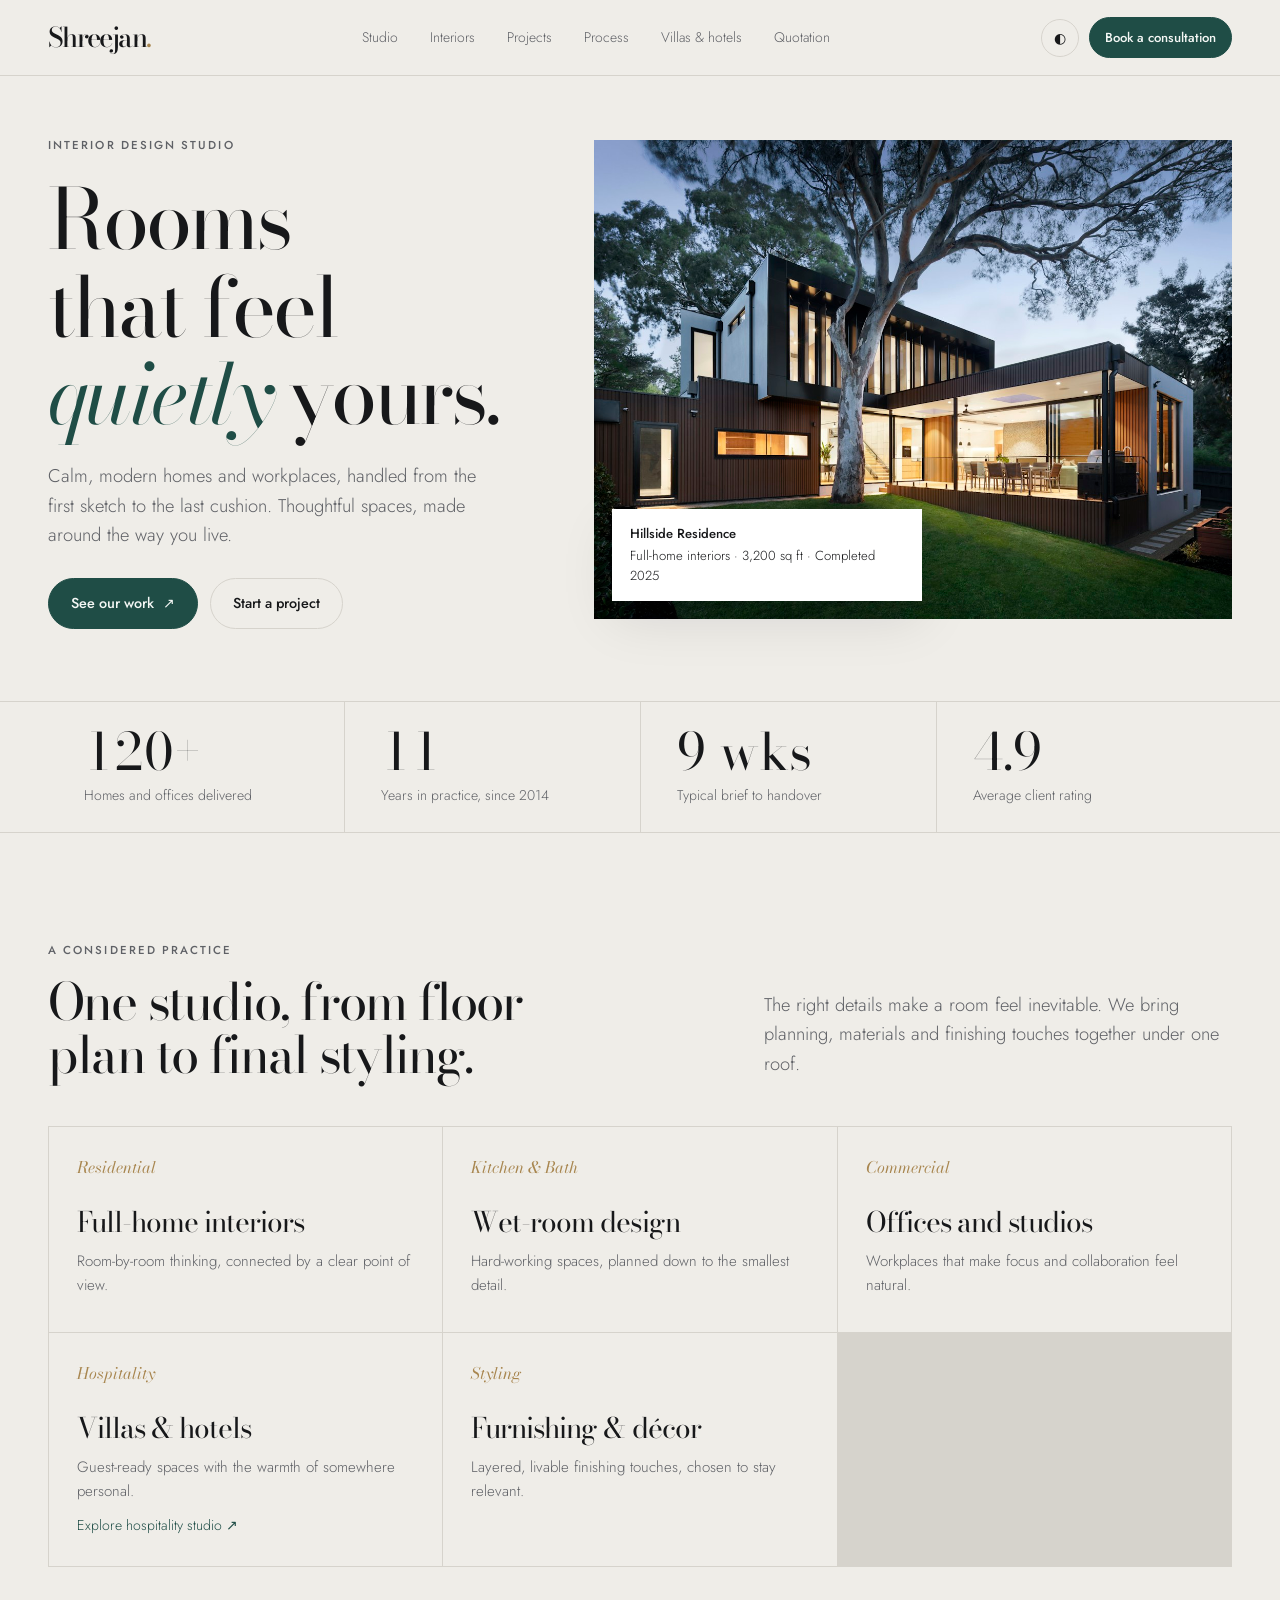
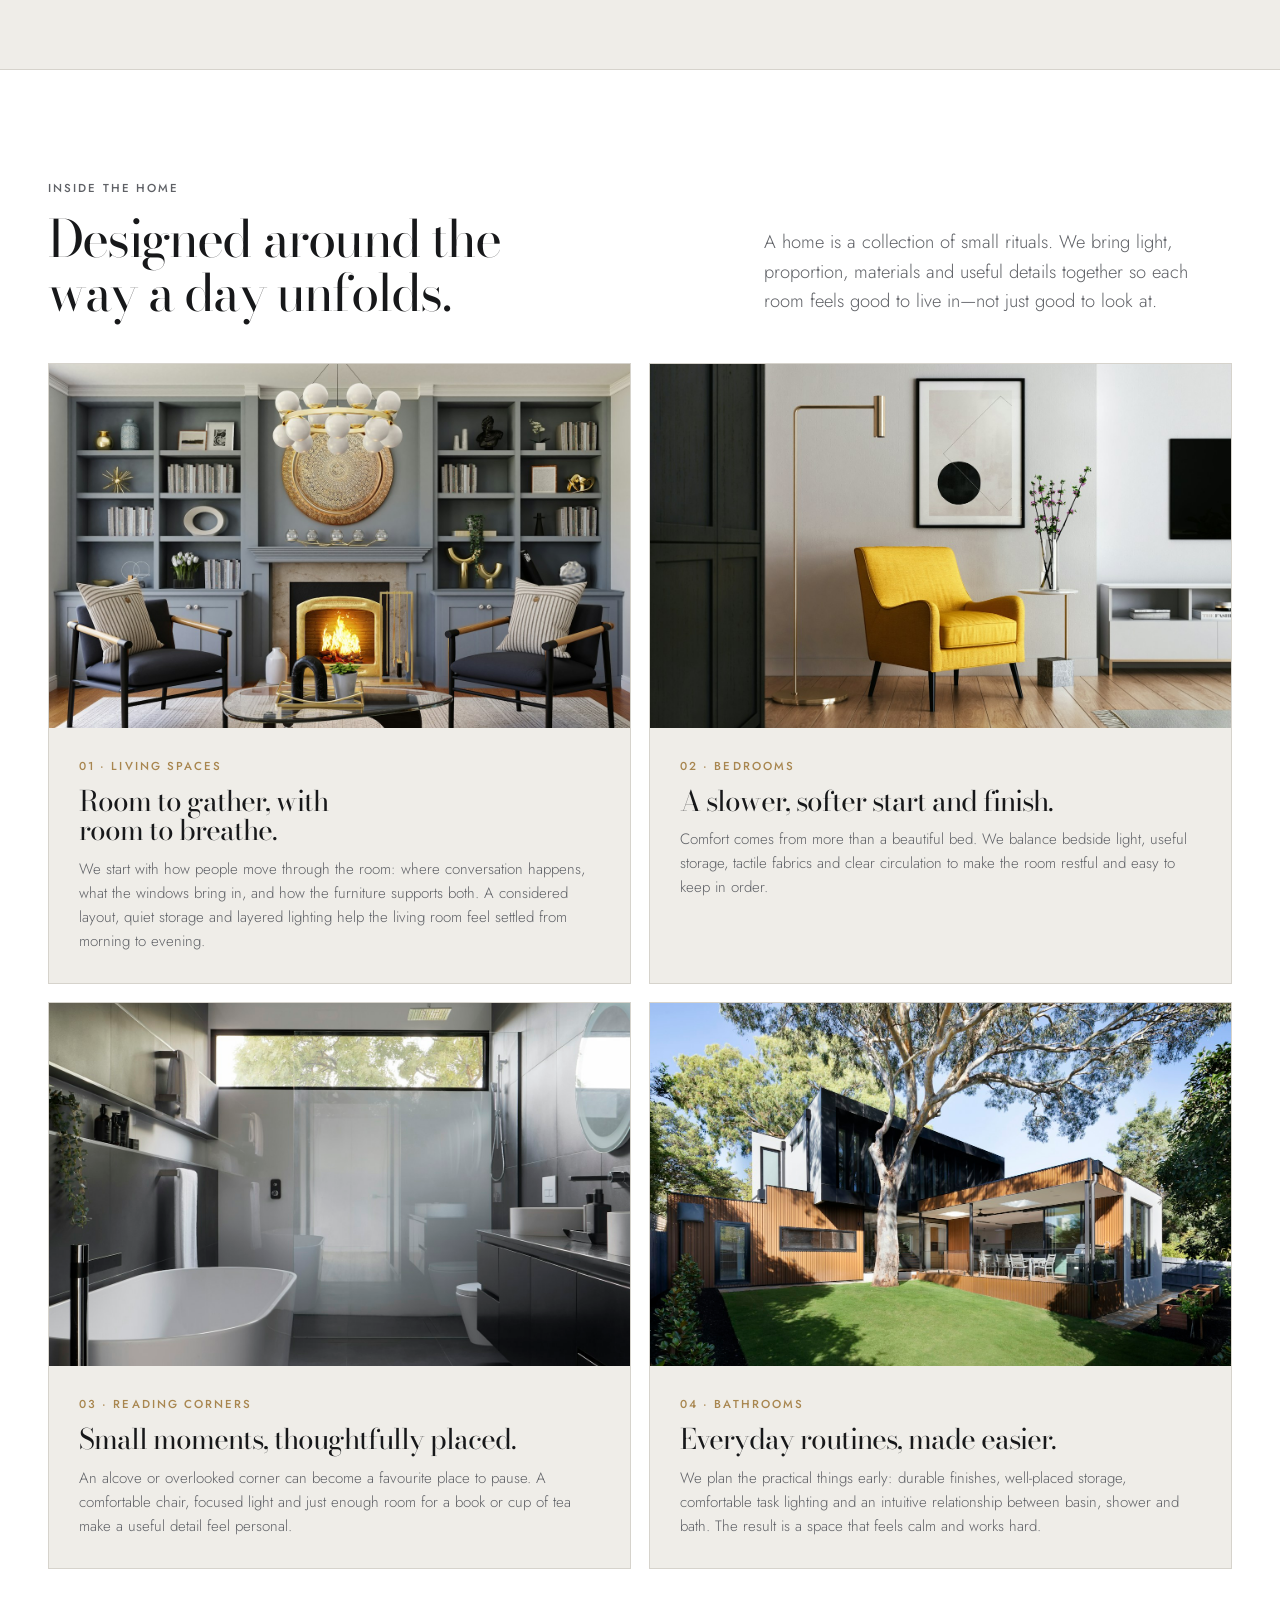
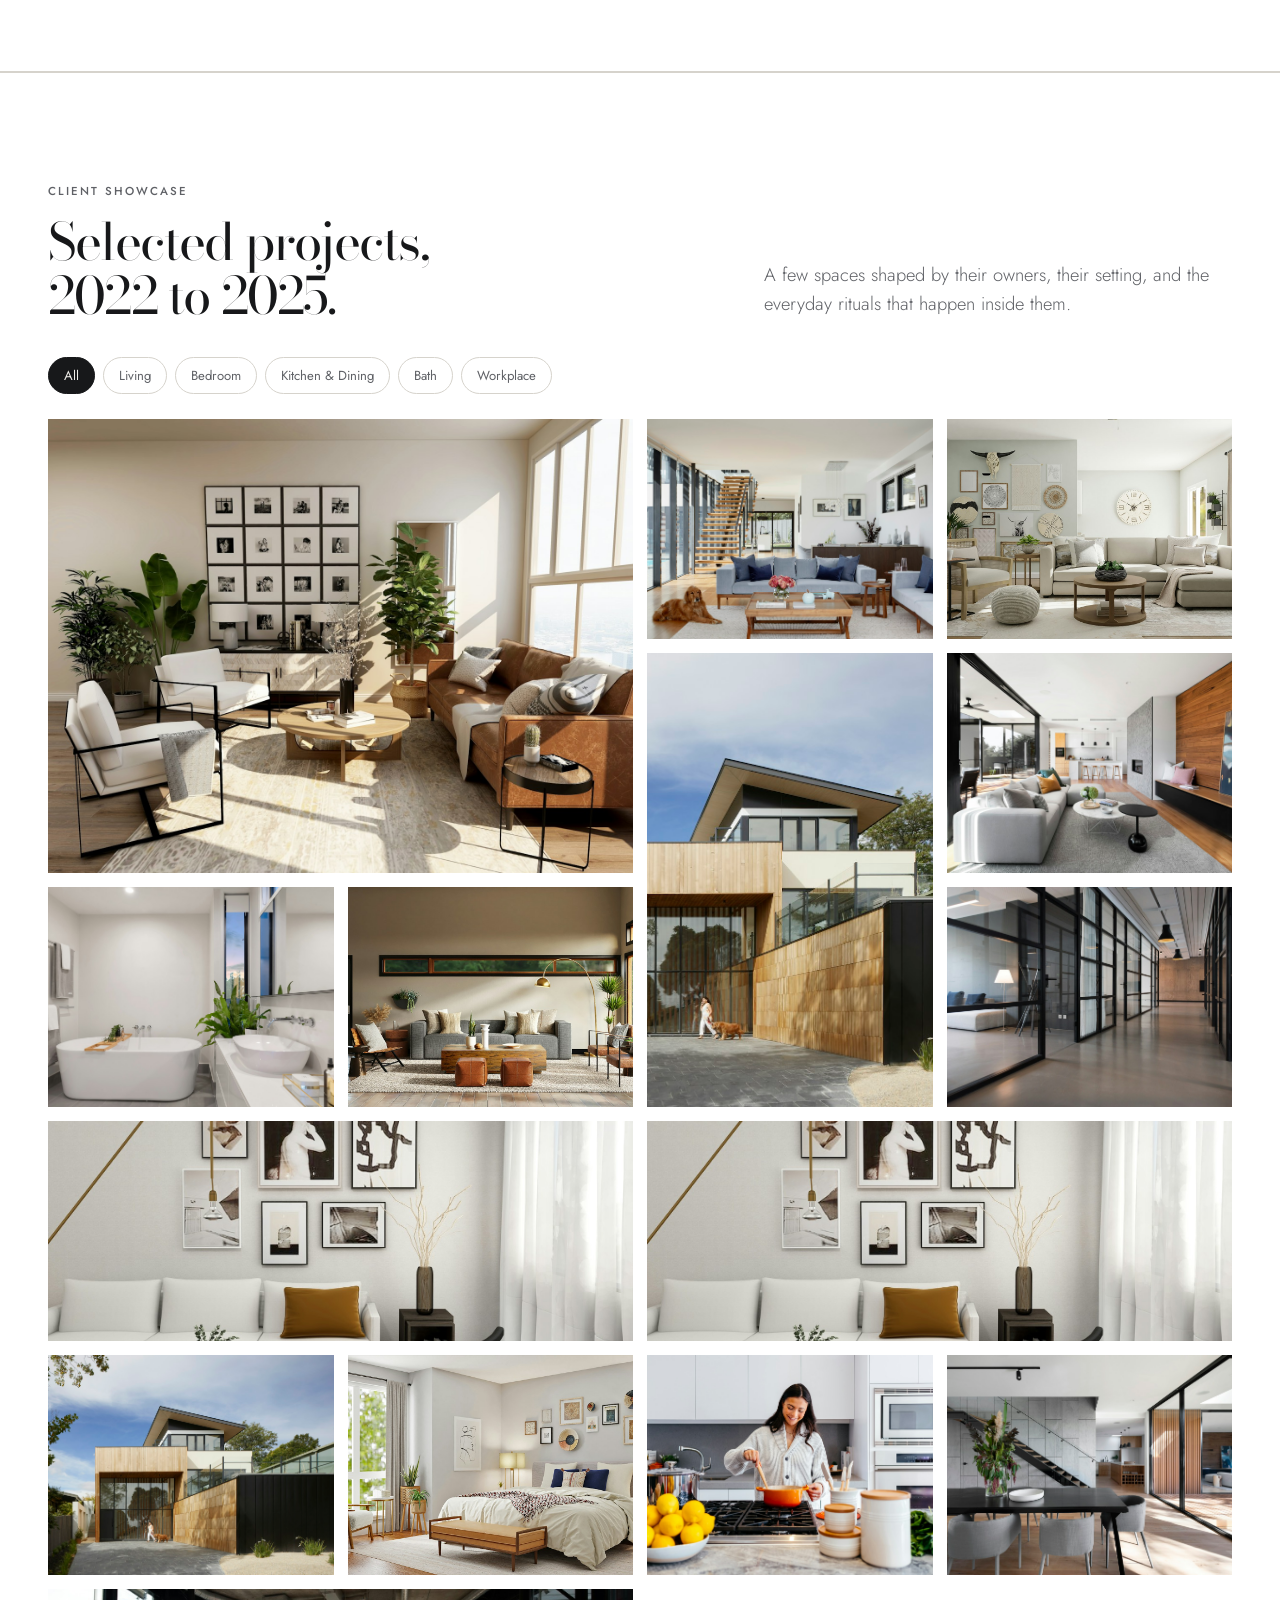
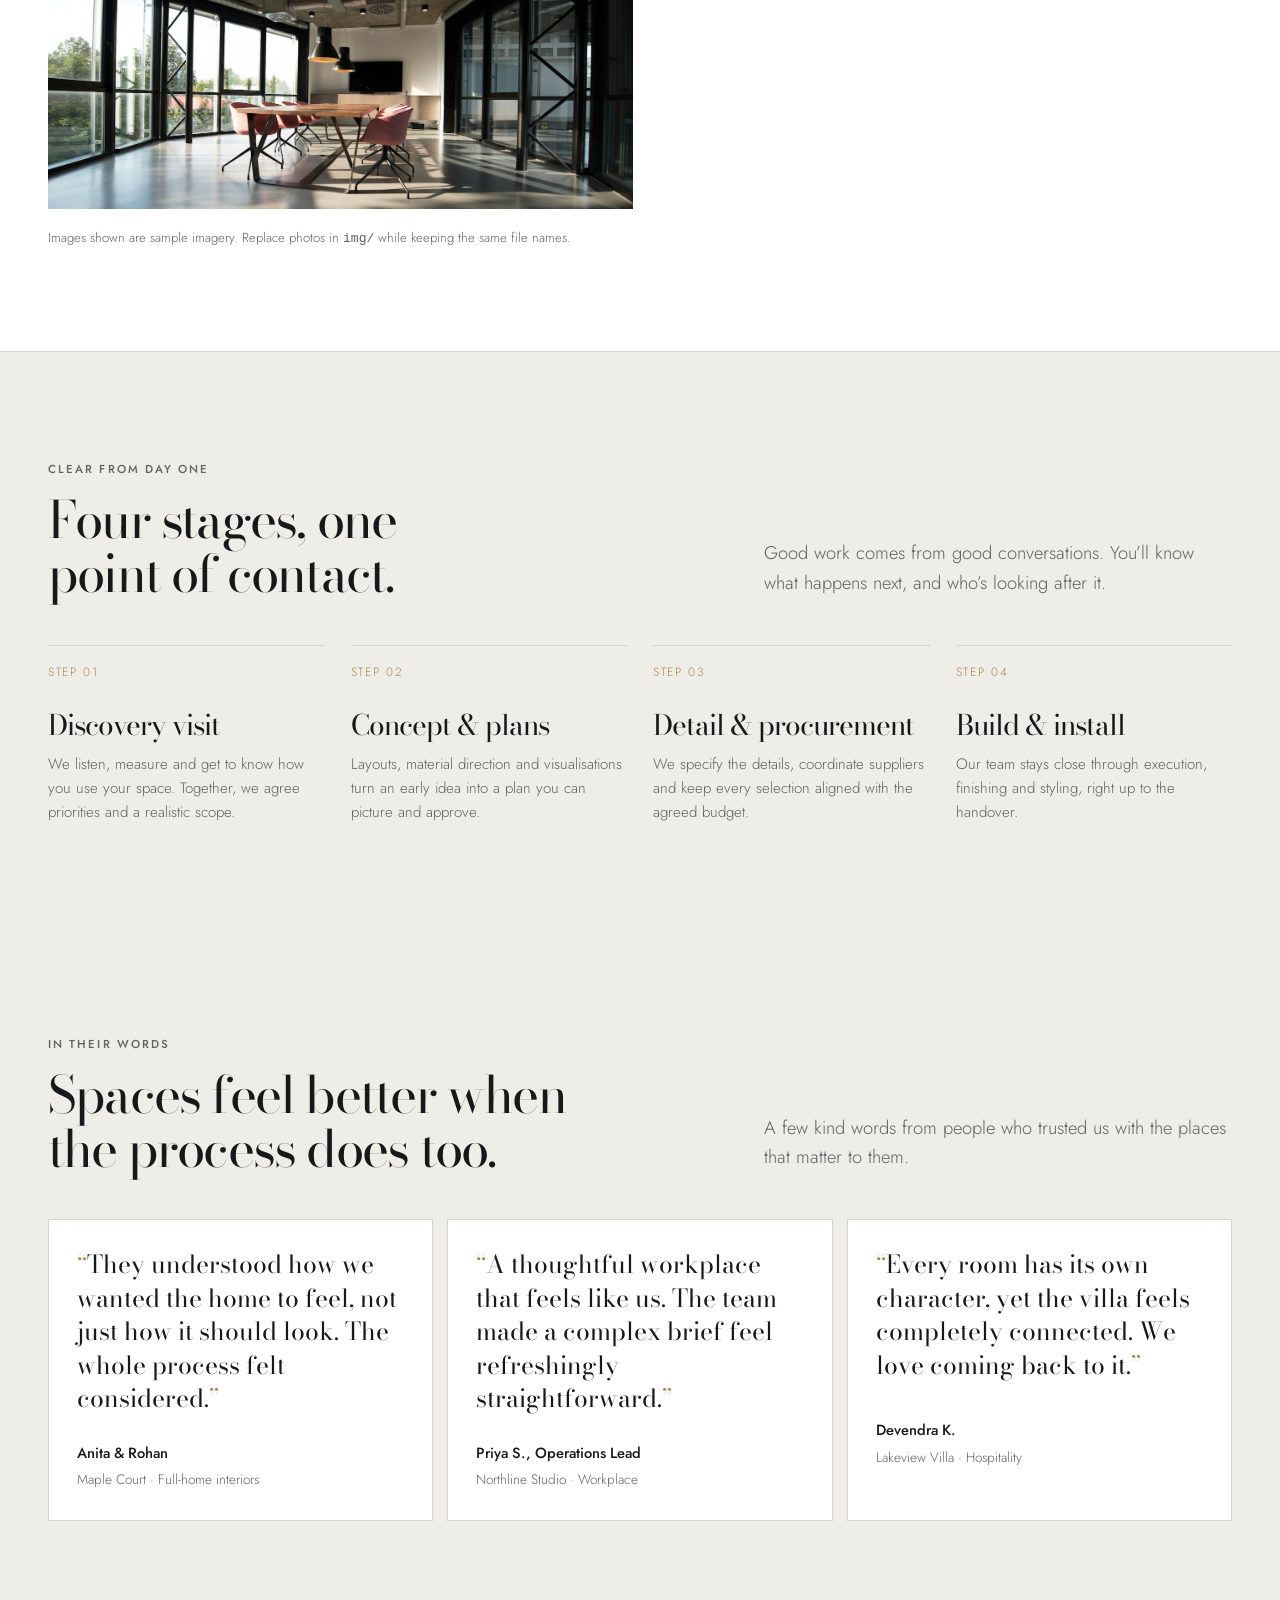
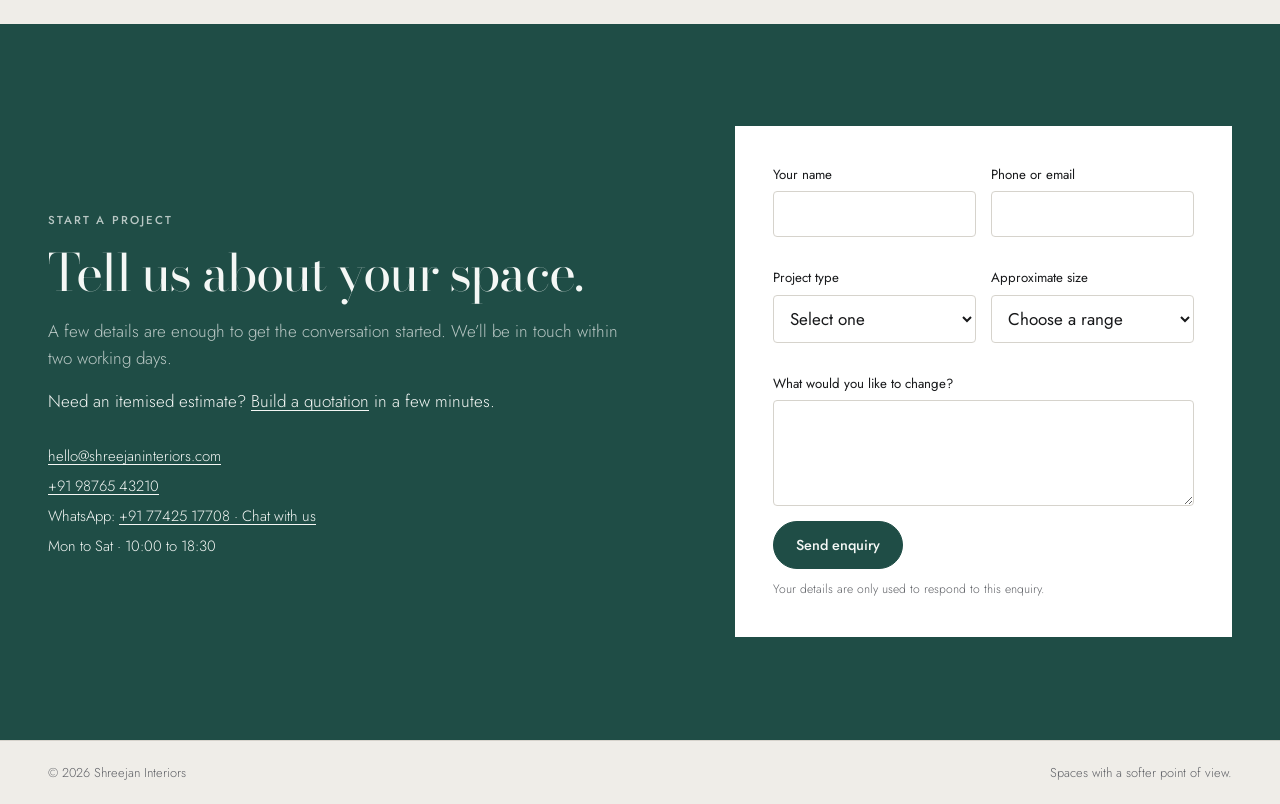
<file: index.html>
<!doctype html>
<html lang="en">
<head>
  <meta charset="utf-8">
  <meta name="viewport" content="width=device-width, initial-scale=1">
  <meta name="theme-color" content="#EFEDE8">
  <meta name="description" content="Shreejan Interiors creates calm, modern homes and workplaces, from first sketch to last cushion.">
  <title>Shreejan Interiors — Rooms that feel quietly yours</title>
  <link rel="preconnect" href="https://fonts.googleapis.com">
  <link rel="preconnect" href="https://fonts.gstatic.com" crossorigin>
  <link rel="stylesheet" href="styles.css">
</head>
<body>
  <a class="skip-link" href="#main">Skip to content</a>
  <nav class="site-nav" aria-label="Main navigation">
    <div class="wrap nav-inner">
      <a class="logo" href="index.html" aria-label="Shreejan home">Shreejan<span class="logo-dot">.</span></a>
      <div class="nav-links">
        <a href="#services">Studio</a><a href="#interiors">Interiors</a><a href="#gallery">Projects</a><a href="#process">Process</a><a href="villas-hotels.html">Villas &amp; hotels</a><a href="quote.html">Quotation</a>
      </div>
      <div class="nav-actions">
        <button class="theme-toggle" type="button" data-theme-toggle aria-label="Switch colour theme">◐</button>
        <a class="btn small nav-cta" href="#contact">Book a consultation</a>
      </div>
    </div>
  </nav>
  <main id="main">
    <section class="wrap hero">
      <div class="hero-copy">
        <span class="eyebrow">Interior design studio</span>
        <h1>Rooms that feel <span class="accent-word">quietly</span> yours.</h1>
        <p class="lede">Calm, modern homes and workplaces, handled from the first sketch to the last cushion. Thoughtful spaces, made around the way you live.</p>
        <div class="button-row"><a class="btn" href="#gallery">See our work <span aria-hidden="true">↗</span></a><a class="btn ghost" href="#contact">Start a project</a></div>
      </div>
      <div class="hero-image">
        <img src="img/hero.jpg" alt="Light-filled modern glass home at dusk, opening onto a quiet garden">
        <div class="image-tag"><strong>Hillside Residence</strong>Full-home interiors · 3,200 sq ft · Completed 2025</div>
      </div>
    </section>

    <div class="wrap stats" aria-label="Studio statistics">
      <div class="stat"><span class="stat-number">120+</span><span class="stat-label">Homes and offices delivered</span></div>
      <div class="stat"><span class="stat-number">11</span><span class="stat-label">Years in practice, since 2014</span></div>
      <div class="stat"><span class="stat-number">9 wks</span><span class="stat-label">Typical brief to handover</span></div>
      <div class="stat"><span class="stat-number">4.9</span><span class="stat-label">Average client rating</span></div>
    </div>

    <section class="wrap section" id="services">
      <div class="section-head"><div><span class="eyebrow">A considered practice</span><h2>One studio, from floor plan to final styling.</h2></div><p class="lede">The right details make a room feel inevitable. We bring planning, materials and finishing touches together under one roof.</p></div>
      <div class="service-grid">
        <article class="service-card"><span class="category">Residential</span><h3>Full-home interiors</h3><p>Room-by-room thinking, connected by a clear point of view.</p></article>
        <article class="service-card"><span class="category">Kitchen &amp; Bath</span><h3>Wet-room design</h3><p>Hard-working spaces, planned down to the smallest detail.</p></article>
        <article class="service-card"><span class="category">Commercial</span><h3>Offices and studios</h3><p>Workplaces that make focus and collaboration feel natural.</p></article>
        <article class="service-card"><span class="category">Hospitality</span><h3>Villas &amp; hotels</h3><p>Guest-ready spaces with the warmth of somewhere personal.</p><a class="service-link" href="villas-hotels.html">Explore hospitality studio ↗</a></article>
        <article class="service-card"><span class="category">Styling</span><h3>Furnishing &amp; décor</h3><p>Layered, livable finishing touches, chosen to stay relevant.</p></article>
      </div>
    </section>

    <section class="section home-interiors" id="interiors">
      <div class="wrap">
        <div class="section-head"><div><span class="eyebrow">Inside the home</span><h2>Designed around the way a day unfolds.</h2></div><p class="lede">A home is a collection of small rituals. We bring light, proportion, materials and useful details together so each room feels good to live in—not just good to look at.</p></div>
        <div class="interior-story-grid">
          <article class="interior-story">
            <img src="img/home-living.jpg" alt="Bright contemporary living room with a generous seating arrangement and built-in display shelves" loading="lazy">
            <div class="interior-story-copy"><span class="eyebrow">01 · Living spaces</span><h3>Room to gather, with room to breathe.</h3><p>We start with how people move through the room: where conversation happens, what the windows bring in, and how the furniture supports both. A considered layout, quiet storage and layered lighting help the living room feel settled from morning to evening.</p></div>
          </article>
          <article class="interior-story">
            <img src="img/home-bedroom.jpg" alt="Calm, light-filled bedroom with a layered bed, bedside lamps and a comfortable reading chair" loading="lazy">
            <div class="interior-story-copy"><span class="eyebrow">02 · Bedrooms</span><h3>A slower, softer start and finish.</h3><p>Comfort comes from more than a beautiful bed. We balance bedside light, useful storage, tactile fabrics and clear circulation to make the room restful and easy to keep in order.</p></div>
          </article>
          <article class="interior-story">
            <img src="img/home-reading-corner.jpg" alt="Quiet reading corner with a sculptural mustard lounge chair, floor lamp and natural timber flooring" loading="lazy">
            <div class="interior-story-copy"><span class="eyebrow">03 · Reading corners</span><h3>Small moments, thoughtfully placed.</h3><p>An alcove or overlooked corner can become a favourite place to pause. A comfortable chair, focused light and just enough room for a book or cup of tea make a useful detail feel personal.</p></div>
          </article>
          <article class="interior-story">
            <img src="img/home-bathroom.jpg" alt="Modern bathroom with a freestanding bath, glass shower and understated dark stone finishes" loading="lazy">
            <div class="interior-story-copy"><span class="eyebrow">04 · Bathrooms</span><h3>Everyday routines, made easier.</h3><p>We plan the practical things early: durable finishes, well-placed storage, comfortable task lighting and an intuitive relationship between basin, shower and bath. The result is a space that feels calm and works hard.</p></div>
          </article>
        </div>
      </div>
    </section>

    <section class="gallery-section section" id="gallery">
      <div class="wrap">
        <div class="section-head"><div><span class="eyebrow">Client showcase</span><h2>Selected projects, 2022 to 2025.</h2></div><p class="lede">A few spaces shaped by their owners, their setting, and the everyday rituals that happen inside them.</p></div>
        <div class="filter-row" aria-label="Filter projects">
          <button class="filter-chip" type="button" data-filter="all" aria-pressed="true">All</button><button class="filter-chip" type="button" data-filter="living" aria-pressed="false">Living</button><button class="filter-chip" type="button" data-filter="bedroom" aria-pressed="false">Bedroom</button><button class="filter-chip" type="button" data-filter="kitchen" aria-pressed="false">Kitchen &amp; Dining</button><button class="filter-chip" type="button" data-filter="bath" aria-pressed="false">Bath</button><button class="filter-chip" type="button" data-filter="office" aria-pressed="false">Workplace</button>
        </div>
        <div class="gallery">
          <button class="gallery-tile wide tall" data-cat="living" data-title="Riverside Apartment" data-subtitle="Living room · 2025" type="button"><img src="img/living-1.jpg" alt="Contemporary riverside living room with textured neutral furniture" loading="lazy"><span class="tile-caption"><strong>Riverside Apartment</strong><span>Living room · 2025</span></span></button>
          <button class="gallery-tile" data-cat="kitchen" data-title="Maple Court" data-subtitle="Kitchen · 2024" type="button"><img src="img/kitchen-1.jpg" alt="Warm charcoal shaker kitchen with pale stone counters" loading="lazy"><span class="tile-caption"><strong>Maple Court</strong><span>Kitchen · 2024</span></span></button>
          <button class="gallery-tile" data-cat="bedroom" data-title="Garden House" data-subtitle="Main bedroom · 2025" type="button"><img src="img/bedroom-1.jpg" alt="Serene garden-facing main bedroom in soft natural tones" loading="lazy"><span class="tile-caption"><strong>Garden House</strong><span>Main bedroom · 2025</span></span></button>
          <button class="gallery-tile tall" data-cat="kitchen" data-title="Lakeview Villa" data-subtitle="Kitchen · 2024" type="button"><img src="img/kitchen-3.jpg" alt="Sculptural island in a bright villa kitchen" loading="lazy"><span class="tile-caption"><strong>Lakeview Villa</strong><span>Kitchen · 2024</span></span></button>
          <button class="gallery-tile" data-cat="living" data-title="Terrace Flat" data-subtitle="Lounge · 2023" type="button"><img src="img/living-2.jpg" alt="Relaxed apartment lounge with a green velvet accent chair" loading="lazy"><span class="tile-caption"><strong>Terrace Flat</strong><span>Lounge · 2023</span></span></button>
          <button class="gallery-tile" data-cat="bath" data-title="Garden House" data-subtitle="Main bath · 2025" type="button"><img src="img/bath-1.jpg" alt="Freestanding bath beside a softly lit stone wall" loading="lazy"><span class="tile-caption"><strong>Garden House</strong><span>Main bath · 2025</span></span></button>
          <button class="gallery-tile wide" data-cat="kitchen" data-title="Courtyard Home" data-subtitle="Dining room · 2024" type="button"><img src="img/dining-1.jpg" alt="Dining room with an emerald velvet chair and warm timber table" loading="lazy"><span class="tile-caption"><strong>Courtyard Home</strong><span>Dining room · 2024</span></span></button>
          <button class="gallery-tile" data-cat="bedroom" data-title="Hillside Residence" data-subtitle="Guest bedroom · 2025" type="button"><img src="img/bedroom-2.jpg" alt="Calm guest bedroom layered with linen and natural wood" loading="lazy"><span class="tile-caption"><strong>Hillside Residence</strong><span>Guest bedroom · 2025</span></span></button>
          <button class="gallery-tile" data-cat="office" data-title="Northline Studio" data-subtitle="Breakout lounge · 2023" type="button"><img src="img/office-1.jpg" alt="Plywood and glass office breakout lounge" loading="lazy"><span class="tile-caption"><strong>Northline Studio</strong><span>Breakout lounge · 2023</span></span></button>
          <button class="gallery-tile wide" data-cat="living" data-title="Skyline Penthouse" data-subtitle="Living room · 2024" type="button"><img src="img/living-3.jpg" alt="Refined penthouse living room with city views" loading="lazy"><span class="tile-caption"><strong>Skyline Penthouse</strong><span>Living room · 2024</span></span></button>
          <button class="gallery-tile" data-cat="bath" data-title="Lakeview Villa" data-subtitle="En suite · 2024" type="button"><img src="img/bath-2.jpg" alt="Minimal en suite with walk-in shower and natural stone" loading="lazy"><span class="tile-caption"><strong>Lakeview Villa</strong><span>En suite · 2024</span></span></button>
          <button class="gallery-tile" data-cat="bedroom" data-title="Riverside Apartment" data-subtitle="Bedroom · 2025" type="button"><img src="img/bedroom-3.jpg" alt="Warm contemporary bedroom with a low upholstered bed" loading="lazy"><span class="tile-caption"><strong>Riverside Apartment</strong><span>Bedroom · 2025</span></span></button>
          <button class="gallery-tile" data-cat="kitchen" data-title="Skyline Penthouse" data-subtitle="Kitchen · 2024" type="button"><img src="img/kitchen-2.jpg" alt="Sleek apartment kitchen with veined stone and timber cabinetry" loading="lazy"><span class="tile-caption"><strong>Skyline Penthouse</strong><span>Kitchen · 2024</span></span></button>
          <button class="gallery-tile wide" data-cat="office" data-title="Harbour Works" data-subtitle="Head office · 2022" type="button"><img src="img/office-2.jpg" alt="Bright modern head office with shared tables and greenery" loading="lazy"><span class="tile-caption"><strong>Harbour Works</strong><span>Head office · 2022</span></span></button>
          <button class="gallery-tile" data-cat="living" data-title="Maple Court" data-subtitle="Family room · 2024" type="button"><img src="img/living-4.jpg" alt="Family room with comfortable seating and soft daylight" loading="lazy"><span class="tile-caption"><strong>Maple Court</strong><span>Family room · 2024</span></span></button>
        </div>
        <p class="gallery-note">Images shown are sample imagery. Replace photos in <code>img/</code> while keeping the same file names.</p>
      </div>
    </section>

    <section class="wrap section" id="process">
      <div class="section-head"><div><span class="eyebrow">Clear from day one</span><h2>Four stages, one point of contact.</h2></div><p class="lede">Good work comes from good conversations. You’ll know what happens next, and who’s looking after it.</p></div>
      <div class="process-grid">
        <article class="process-card"><span class="step-label">Step</span><h3>Discovery visit</h3><p>We listen, measure and get to know how you use your space. Together, we agree priorities and a realistic scope.</p></article>
        <article class="process-card"><span class="step-label">Step</span><h3>Concept &amp; plans</h3><p>Layouts, material direction and visualisations turn an early idea into a plan you can picture and approve.</p></article>
        <article class="process-card"><span class="step-label">Step</span><h3>Detail &amp; procurement</h3><p>We specify the details, coordinate suppliers and keep every selection aligned with the agreed budget.</p></article>
        <article class="process-card"><span class="step-label">Step</span><h3>Build &amp; install</h3><p>Our team stays close through execution, finishing and styling, right up to the handover.</p></article>
      </div>
    </section>

    <section class="wrap section" id="stories">
      <div class="section-head"><div><span class="eyebrow">In their words</span><h2>Spaces feel better when the process does too.</h2></div><p class="lede">A few kind words from people who trusted us with the places that matter to them.</p></div>
      <div class="story-grid">
        <article class="story-card"><p class="story-quote">They understood how we wanted the home to feel, not just how it should look. The whole process felt considered.</p><strong>Anita &amp; Rohan</strong><span>Maple Court · Full-home interiors</span></article>
        <article class="story-card"><p class="story-quote">A thoughtful workplace that feels like us. The team made a complex brief feel refreshingly straightforward.</p><strong>Priya S., Operations Lead</strong><span>Northline Studio · Workplace</span></article>
        <article class="story-card"><p class="story-quote">Every room has its own character, yet the villa feels completely connected. We love coming back to it.</p><strong>Devendra K.</strong><span>Lakeview Villa · Hospitality</span></article>
      </div>
    </section>

    <section class="contact-section section" id="contact">
      <div class="wrap contact-grid">
        <div><span class="eyebrow">Start a project</span><h2>Tell us about your space.</h2><p class="muted">A few details are enough to get the conversation started. We’ll be in touch within two working days.</p><p>Need an itemised estimate? <a href="quote.html">Build a quotation</a> in a few minutes.</p>
          <div class="contact-details"><span><a href="mailto:hello@shreejaninteriors.com">hello@shreejaninteriors.com</a></span><span><a href="tel:+919876543210">+91 98765 43210</a></span><span>WhatsApp: <a href="https://wa.me/917742517708?text=Hello%2C%20I%27d%20like%20to%20enquire%20about%20an%20interior%20design%20project." target="_blank" rel="noopener noreferrer">+91 77425 17708 · Chat with us</a></span><span>Mon to Sat · 10:00 to 18:30</span></div>
        </div>
        <div class="contact-card">
          <form id="enquiry-form">
            <div class="form-grid">
              <div class="field"><label for="enquiry-name">Your name</label><input id="enquiry-name" name="name" autocomplete="name" required></div>
              <div class="field"><label for="enquiry-contact">Phone or email</label><input id="enquiry-contact" name="contact" autocomplete="email" required></div>
              <div class="field"><label for="project-type">Project type</label><select id="project-type" name="projectType" required><option value="">Select one</option><option>Full home</option><option>Kitchen or bathroom</option><option>Single room</option><option>Office or studio</option><option>Villa or hotel</option><option>Styling</option></select></div>
              <div class="field"><label for="project-size">Approximate size</label><select id="project-size" name="size"><option value="">Choose a range</option><option>Under 500 sq ft</option><option>500–1,500 sq ft</option><option>1,500–3,000 sq ft</option><option>3,000+ sq ft</option></select></div>
              <div class="field full"><label for="project-message">What would you like to change?</label><textarea id="project-message" name="message"></textarea></div>
            </div>
            <button class="btn" type="submit">Send enquiry</button>
            <p class="privacy">Your details are only used to respond to this enquiry.</p>
          </form>
          <div class="thank-you" id="enquiry-success" hidden aria-live="polite"><h3>Your enquiry is ready.</h3><p>We’ve opened a WhatsApp chat with your details filled in. Review the message there and tap Send to deliver it to Shreejan.</p><a class="btn small" id="enquiry-whatsapp-link" href="https://wa.me/917742517708" target="_blank" rel="noopener noreferrer">Open WhatsApp chat</a></div>
        </div>
      </div>
    </section>
  </main>
  <footer class="site-footer"><div class="wrap footer-inner"><span>© <span data-year></span> Shreejan Interiors</span><span>Spaces with a softer point of view.</span></div></footer>
  <div class="lightbox" id="lightbox" hidden role="dialog" aria-modal="true" aria-label="Project image viewer">
    <div class="lightbox-image-wrap"><img class="lightbox-image" alt=""></div>
    <div class="lightbox-bar"><div class="lightbox-title"><strong></strong><span></span></div><div class="lightbox-controls"><button type="button" data-previous aria-label="Previous image">←</button><button type="button" data-next aria-label="Next image">→</button><button type="button" data-close aria-label="Close image viewer">×</button></div></div>
  </div>
  <script src="app.js?v=2" defer></script>
</body>
</html>
</file>
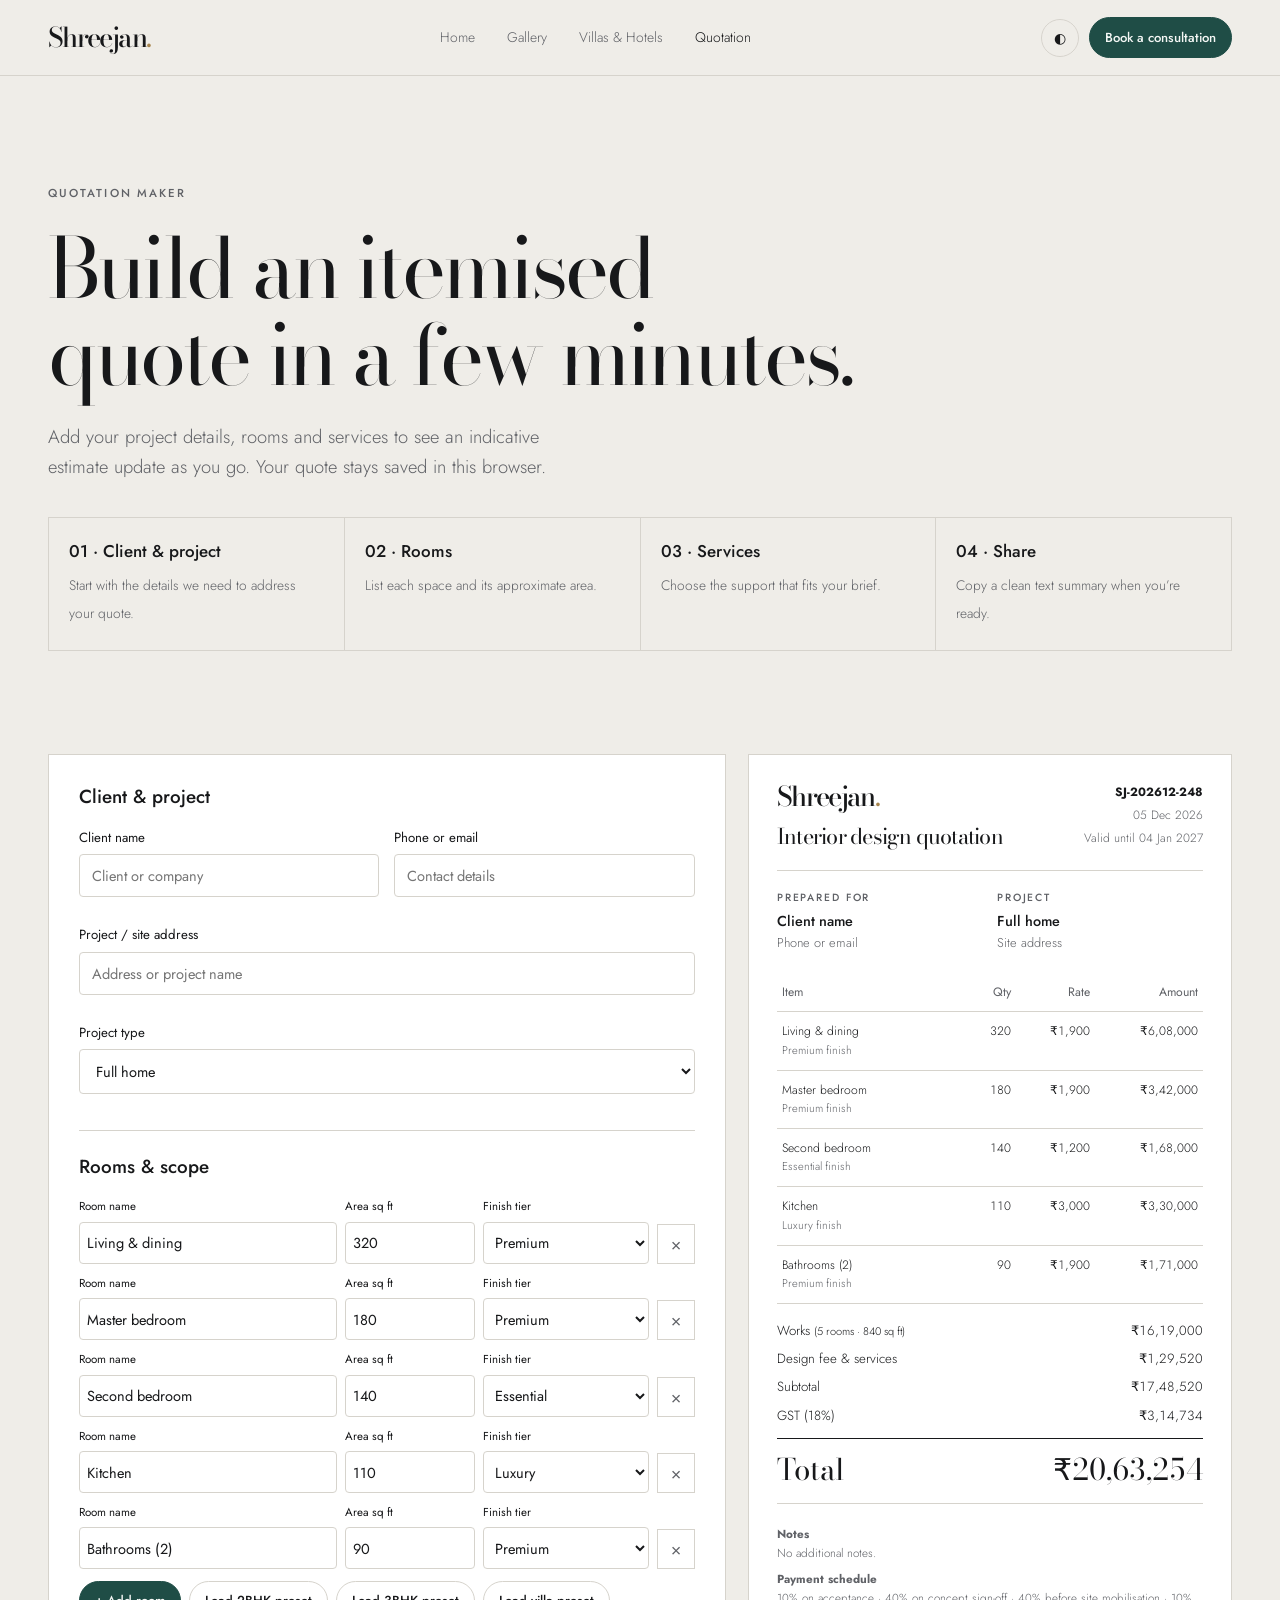
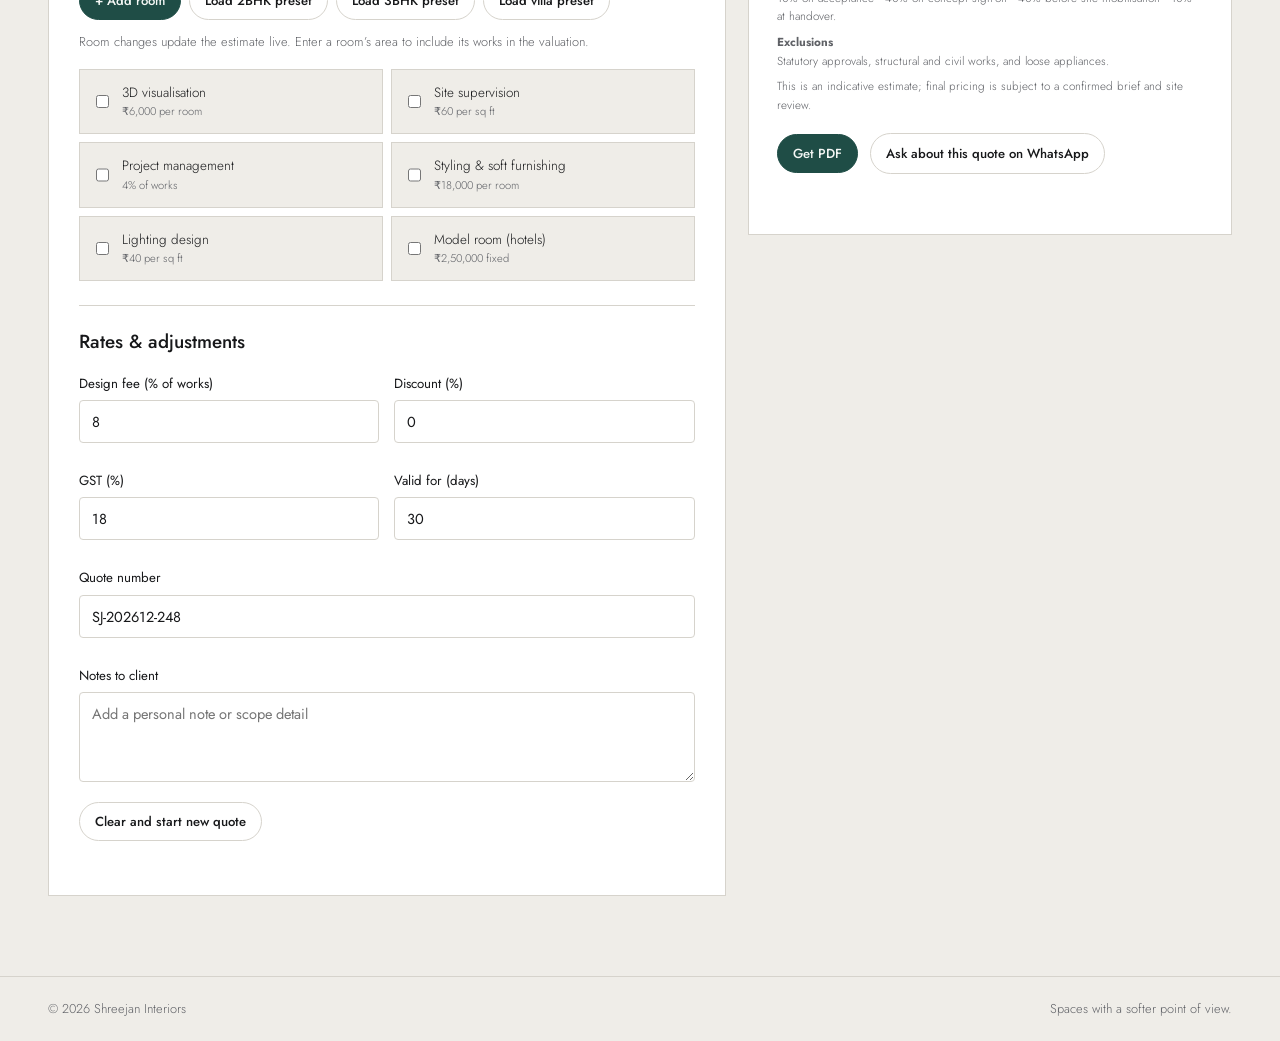
<file: quote.html>
<!doctype html>
<html lang="en">
<head>
  <meta charset="utf-8">
  <meta name="viewport" content="width=device-width, initial-scale=1">
  <meta name="theme-color" content="#EFEDE8">
  <meta name="description" content="Create an itemised interior design quotation with the Shreejan Interiors quote builder.">
  <title>Quotation maker — Shreejan Interiors</title>
  <link rel="preconnect" href="https://fonts.googleapis.com">
  <link rel="preconnect" href="https://fonts.gstatic.com" crossorigin>
  <link rel="stylesheet" href="styles.css">
</head>
<body>
  <a class="skip-link" href="#main">Skip to content</a>
  <nav class="site-nav" aria-label="Main navigation"><div class="wrap nav-inner">
    <a class="logo" href="index.html" aria-label="Shreejan home">Shreejan<span class="logo-dot">.</span></a>
    <div class="nav-links"><a href="index.html">Home</a><a href="index.html#gallery">Gallery</a><a href="villas-hotels.html">Villas &amp; Hotels</a><a href="quote.html" aria-current="page">Quotation</a></div>
    <div class="nav-actions"><button class="theme-toggle" type="button" data-theme-toggle aria-label="Switch colour theme">◐</button><a class="btn small nav-cta" href="index.html#contact">Book a consultation</a></div>
  </div></nav>
  <main id="main">
    <section class="wrap section">
      <span class="eyebrow">Quotation maker</span>
      <h1>Build an itemised quote in a few minutes.</h1>
      <p class="lede">Add your project details, rooms and services to see an indicative estimate update as you go. Your quote stays saved in this browser.</p>
      <div class="how-grid"><div class="how-card"><strong>01 · Client &amp; project</strong><span>Start with the details we need to address your quote.</span></div><div class="how-card"><strong>02 · Rooms</strong><span>List each space and its approximate area.</span></div><div class="how-card"><strong>03 · Services</strong><span>Choose the support that fits your brief.</span></div><div class="how-card"><strong>04 · Share</strong><span>Copy a clean text summary when you’re ready.</span></div></div>
    </section>
    <section class="wrap quote-layout" aria-label="Quotation builder and live preview">
      <form class="builder" id="quote-builder">
        <section class="builder-section">
          <h2>Client &amp; project</h2>
          <div class="form-grid">
            <div class="field"><label for="client-name">Client name</label><input id="client-name" name="clientName" autocomplete="name" placeholder="Client or company"></div>
            <div class="field"><label for="client-contact">Phone or email</label><input id="client-contact" name="clientContact" placeholder="Contact details"></div>
            <div class="field full"><label for="project-address">Project / site address</label><input id="project-address" name="address" autocomplete="street-address" placeholder="Address or project name"></div>
            <div class="field full"><label for="quote-project-type">Project type</label><select id="quote-project-type" name="projectType"><option>Full home</option><option>Kitchen or bathroom</option><option>Single room</option><option>Office or studio</option><option>Villa</option><option>Hotel or resort</option><option>Styling only</option></select></div>
          </div>
        </section>
        <section class="builder-section">
          <h2>Rooms &amp; scope</h2>
          <div id="room-list" aria-live="polite"></div>
          <div class="builder-actions"><button class="btn small" type="button" id="add-room">+ Add room</button><button class="btn small ghost" type="button" id="preset-2bhk">Load 2BHK preset</button><button class="btn small ghost" type="button" id="preset-3bhk">Load 3BHK preset</button><button class="btn small ghost" type="button" id="preset-villa">Load villa preset</button></div>
          <p class="quote-update-note">Room changes update the estimate live. Enter a room’s area to include its works in the valuation.</p>
          <div class="service-options">
            <label class="service-option"><input type="checkbox" name="service" value="visualisation"><span>3D visualisation<small>₹6,000 per room</small></span></label>
            <label class="service-option"><input type="checkbox" name="service" value="supervision"><span>Site supervision<small>₹60 per sq ft</small></span></label>
            <label class="service-option"><input type="checkbox" name="service" value="management"><span>Project management<small>4% of works</small></span></label>
            <label class="service-option"><input type="checkbox" name="service" value="styling"><span>Styling &amp; soft furnishing<small>₹18,000 per room</small></span></label>
            <label class="service-option"><input type="checkbox" name="service" value="lighting"><span>Lighting design<small>₹40 per sq ft</small></span></label>
            <label class="service-option"><input type="checkbox" name="service" value="model"><span>Model room (hotels)<small>₹2,50,000 fixed</small></span></label>
          </div>
        </section>
        <section class="builder-section">
          <h2>Rates &amp; adjustments</h2>
          <div class="form-grid">
            <div class="field"><label for="fee-percent">Design fee (% of works)</label><input id="fee-percent" name="feePercent" type="number" min="0" max="100" step="0.5" value="8"></div>
            <div class="field"><label for="discount-percent">Discount (%)</label><input id="discount-percent" name="discountPercent" type="number" min="0" max="100" step="0.5" value="0"></div>
            <div class="field"><label for="gst-percent">GST (%)</label><input id="gst-percent" name="gstPercent" type="number" min="0" max="100" step="0.5" value="18"></div>
            <div class="field"><label for="valid-days">Valid for (days)</label><input id="valid-days" name="validDays" type="number" min="1" max="365" step="1" value="30"></div>
            <div class="field full"><label for="quote-number">Quote number</label><input id="quote-number" name="quoteNumber" readonly></div>
            <div class="field full"><label for="client-notes">Notes to client</label><textarea id="client-notes" name="notes" placeholder="Add a personal note or scope detail"></textarea></div>
          </div>
          <button class="btn ghost small clear-quote" id="clear-quote" type="button">Clear and start new quote</button>
        </section>
      </form>
      <aside class="quote-preview" aria-label="Live quotation preview">
        <div class="quote-head"><div><a class="logo" href="index.html">Shreejan<span class="logo-dot">.</span></a><h2>Interior design quotation</h2></div><div class="quote-meta"><strong data-preview="number">—</strong><span data-preview="date">—</span><span>Valid until <span data-preview="valid-until">—</span></span></div></div>
        <div class="quote-parties"><div><span class="eyebrow">Prepared for</span><strong data-preview="client">Client name</strong><span data-preview="contact">Phone or email</span></div><div><span class="eyebrow">Project</span><strong data-preview="project">Project type</strong><span data-preview="address">Site address</span></div></div>
        <div class="quote-table-wrap"><table class="quote-table"><thead><tr><th>Item</th><th>Qty</th><th>Rate</th><th>Amount</th></tr></thead><tbody id="quote-items"></tbody></table></div>
        <div class="quote-totals" id="quote-totals"></div>
        <div class="quote-terms"><p><strong>Notes</strong><br><span data-preview="notes">No additional notes.</span></p><p><strong>Payment schedule</strong><br>10% on acceptance · 40% on concept sign-off · 40% before site mobilisation · 10% at handover.</p><p><strong>Exclusions</strong><br>Statutory approvals, structural and civil works, and loose appliances.</p><p>This is an indicative estimate; final pricing is subject to a confirmed brief and site review.</p></div>
        <div class="quote-actions"><button class="btn small" type="button" id="download-quote">Get PDF</button><a class="btn small ghost whatsapp-link" id="whatsapp-quote" href="https://wa.me/917742517708?text=Hello%2C%20I%27d%20like%20to%20ask%20about%20an%20interior%20design%20quotation." target="_blank" rel="noopener noreferrer">Ask about this quote on WhatsApp</a><span class="action-message" id="pdf-message" aria-live="polite">In the print window, choose “Save as PDF”.</span></div>
      </aside>
    </section>
  </main>
  <footer class="site-footer quote-footer"><div class="wrap footer-inner"><span>© <span data-year></span> Shreejan Interiors</span><span>Spaces with a softer point of view.</span></div></footer>
  <script src="app.js?v=2" defer></script>
  <script src="quote.js?v=7" defer></script>
</body>
</html>
</file>
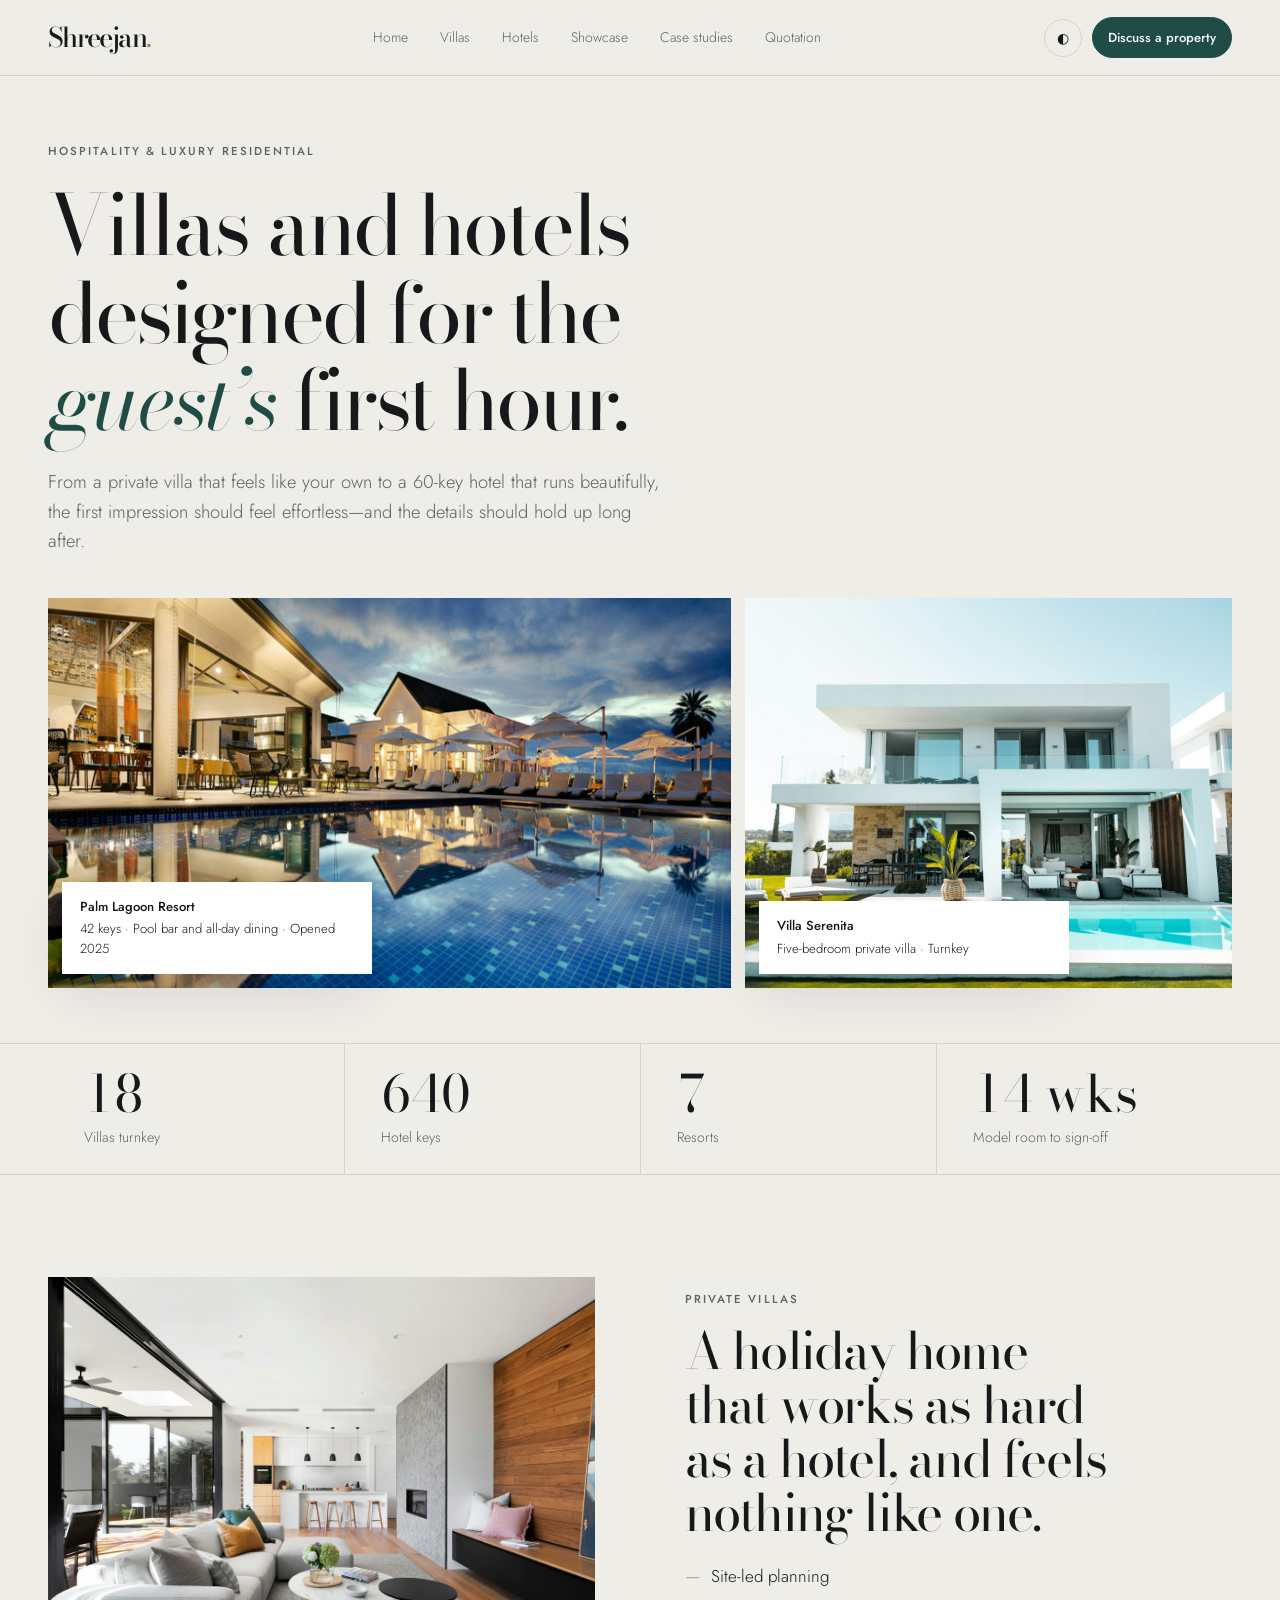
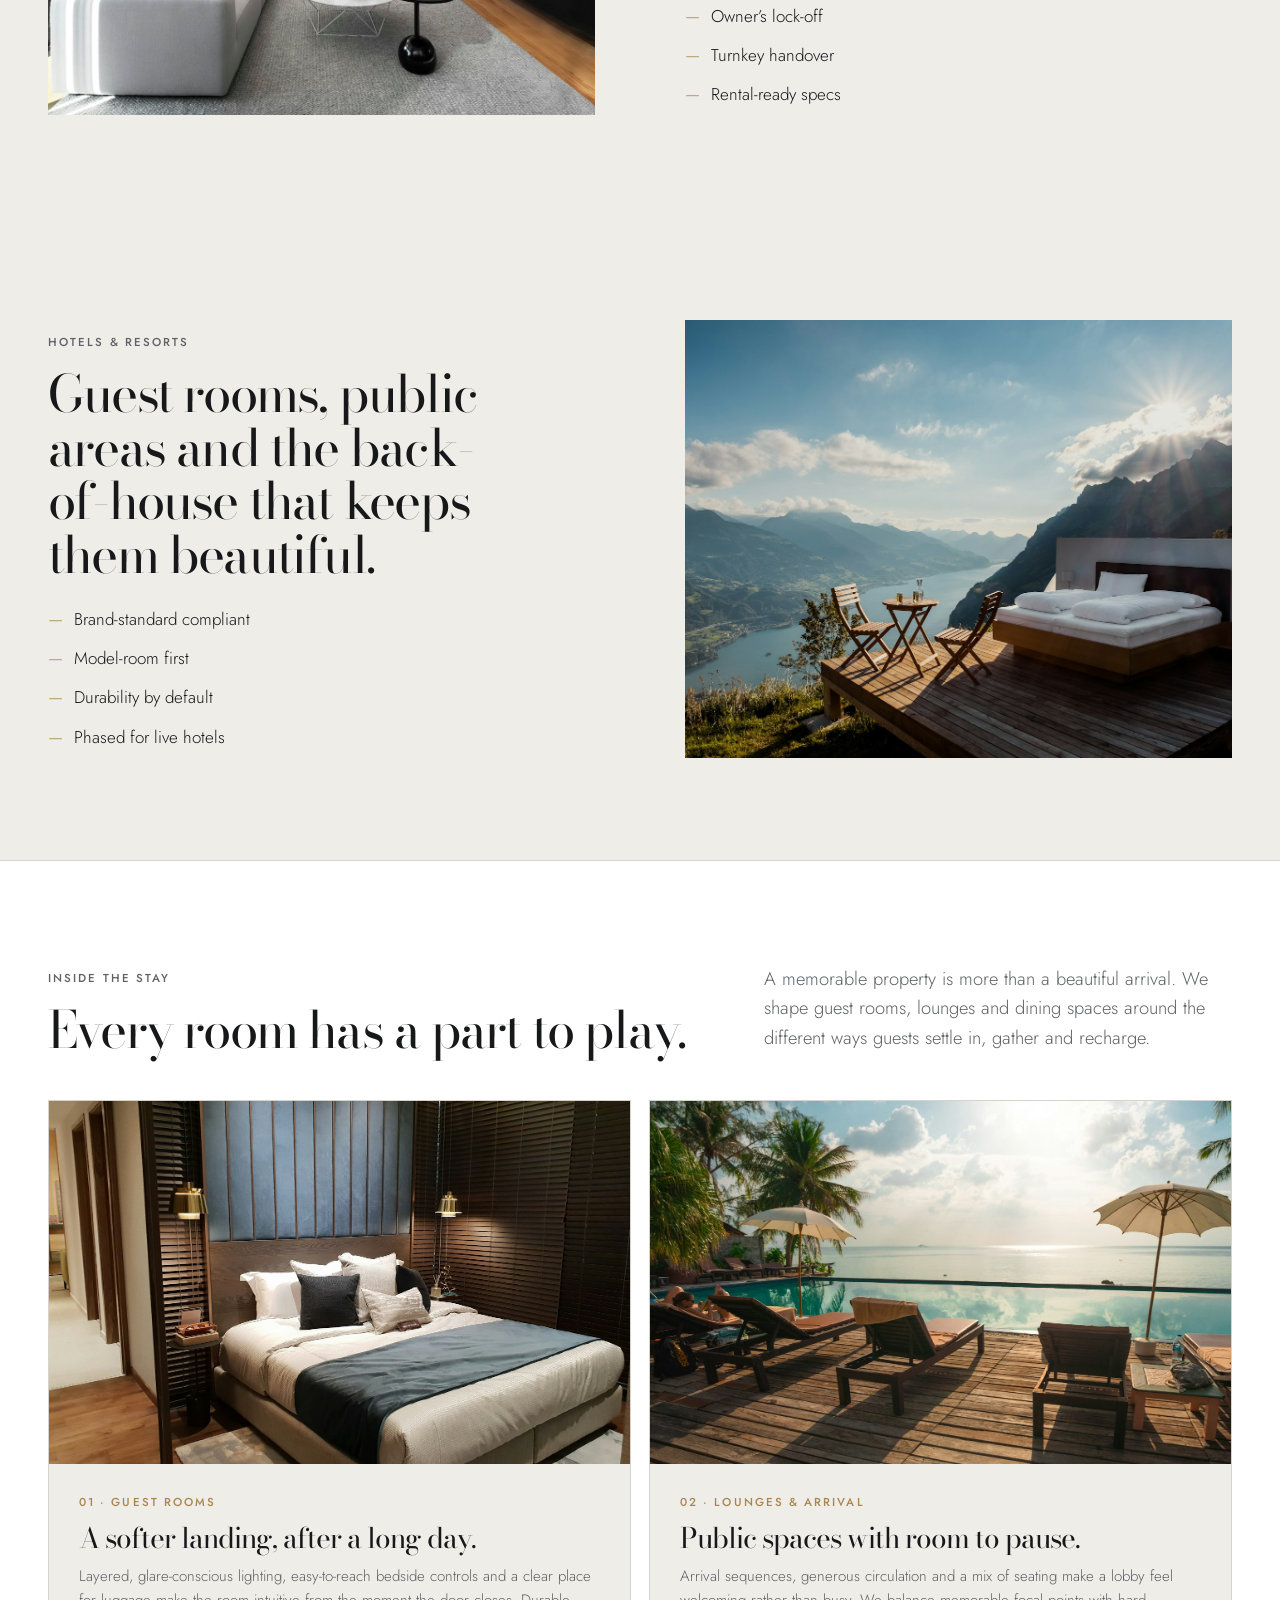
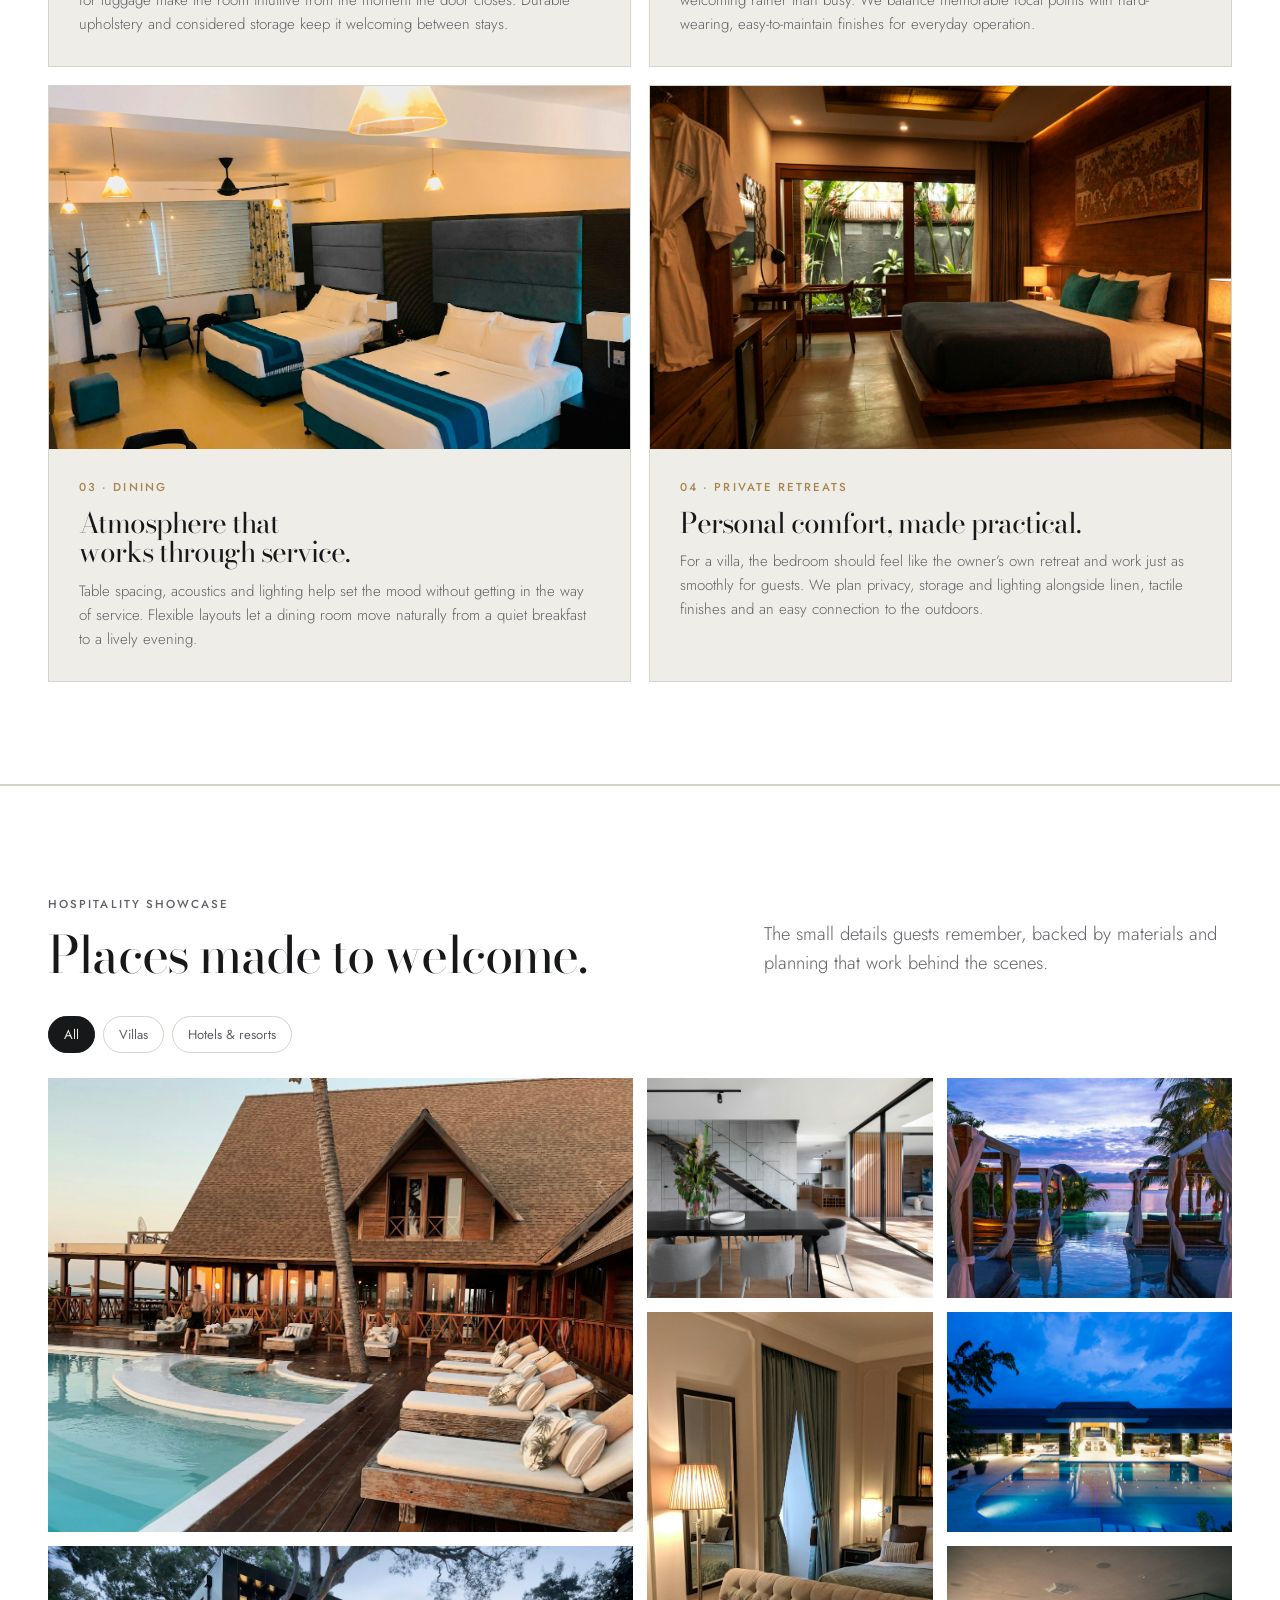
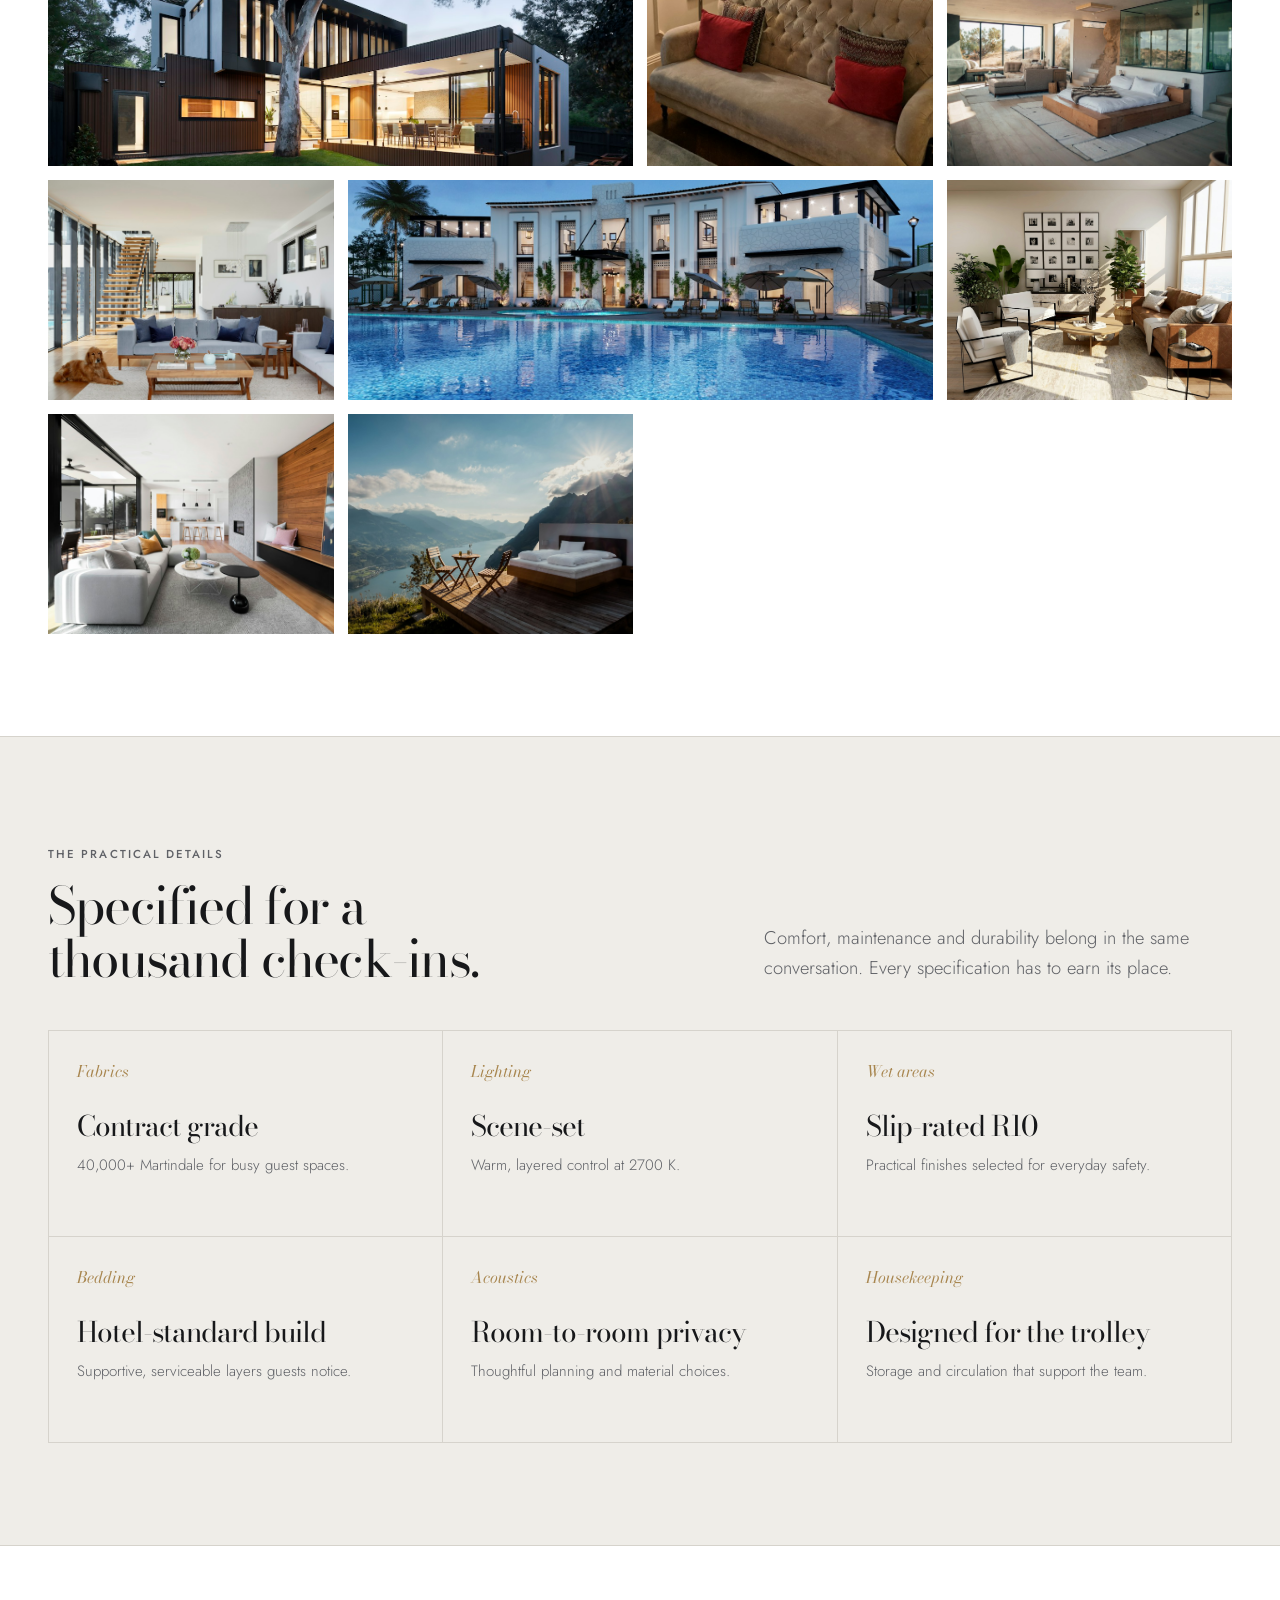
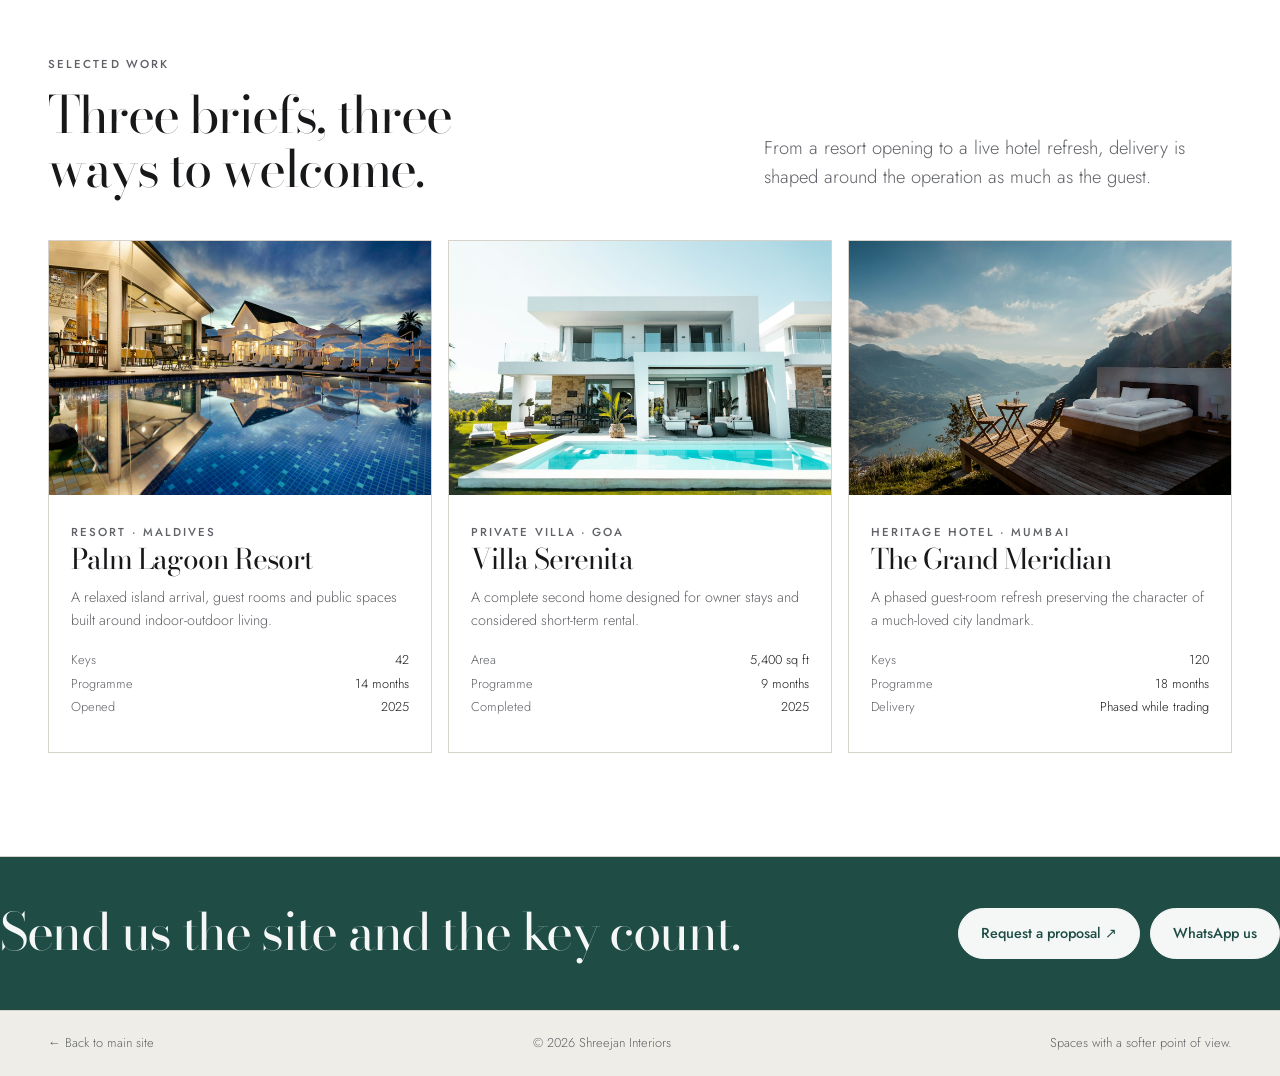
<file: villas-hotels.html>
<!doctype html>
<html lang="en">
<head>
  <meta charset="utf-8">
  <meta name="viewport" content="width=device-width, initial-scale=1">
  <meta name="theme-color" content="#EFEDE8">
  <meta name="description" content="Hospitality and luxury residential interiors by Shreejan, from private villas to hotels and resorts.">
  <title>Villas &amp; Hotels — Shreejan Interiors</title>
  <link rel="preconnect" href="https://fonts.googleapis.com">
  <link rel="preconnect" href="https://fonts.gstatic.com" crossorigin>
  <link rel="stylesheet" href="styles.css">
</head>
<body>
  <a class="skip-link" href="#main">Skip to content</a>
  <nav class="site-nav" aria-label="Main navigation"><div class="wrap nav-inner">
    <a class="logo" href="index.html" aria-label="Shreejan home">Shreejan<span class="logo-dot">.</span></a>
    <div class="nav-links"><a href="index.html">Home</a><a href="#villas">Villas</a><a href="#hotels">Hotels</a><a href="#showcase">Showcase</a><a href="#cases">Case studies</a><a href="quote.html">Quotation</a></div>
    <div class="nav-actions"><button class="theme-toggle" type="button" data-theme-toggle aria-label="Switch colour theme">◐</button><a class="btn small nav-cta" href="index.html#contact">Discuss a property</a></div>
  </div></nav>
  <main id="main">
    <section class="wrap hospitality-hero">
      <span class="eyebrow">Hospitality &amp; luxury residential</span>
      <h1>Villas and hotels designed for the <span class="accent-word">guest’s</span> first hour.</h1>
      <p class="lede">From a private villa that feels like your own to a 60-key hotel that runs beautifully, the first impression should feel effortless—and the details should hold up long after.</p>
      <div class="image-band">
        <div class="band-image"><img src="img/hotel-1.jpg" alt="Resort pool pavilion with a calm waterline and shaded dining terrace"><div class="image-tag"><strong>Palm Lagoon Resort</strong>42 keys · Pool bar and all-day dining · Opened 2025</div></div>
        <div class="band-image"><img src="img/villa-1.jpg" alt="White private villa opening onto its own lap pool"><div class="image-tag"><strong>Villa Serenita</strong>Five-bedroom private villa · Turnkey</div></div>
      </div>
    </section>
    <div class="wrap stats" aria-label="Hospitality studio statistics">
      <div class="stat"><span class="stat-number">18</span><span class="stat-label">Villas turnkey</span></div><div class="stat"><span class="stat-number">640</span><span class="stat-label">Hotel keys</span></div><div class="stat"><span class="stat-number">7</span><span class="stat-label">Resorts</span></div><div class="stat"><span class="stat-number">14 wks</span><span class="stat-label">Model room to sign-off</span></div>
    </div>
    <section class="wrap section" id="villas">
      <div class="split-feature"><div class="feature-image"><img src="img/villa-4.jpg" alt="Private villa terrace surrounded by landscape and natural stone"></div><div class="feature-copy"><span class="eyebrow">Private villas</span><h2>A holiday home that works as hard as a hotel, and feels nothing like one.</h2><ul class="check-list"><li>Site-led planning</li><li>Owner’s lock-off</li><li>Turnkey handover</li><li>Rental-ready specs</li></ul></div></div>
    </section>
    <section class="section" id="hotels"><div class="wrap split-feature flip"><div class="feature-image"><img src="img/hotel-7.jpg" alt="Quiet heritage hotel suite with layered lighting and tailored furnishings"></div><div class="feature-copy"><span class="eyebrow">Hotels &amp; resorts</span><h2>Guest rooms, public areas and the back-of-house that keeps them beautiful.</h2><ul class="check-list"><li>Brand-standard compliant</li><li>Model-room first</li><li>Durability by default</li><li>Phased for live hotels</li></ul></div></div></section>
    <section class="section hospitality-interiors" id="interiors">
      <div class="wrap">
        <div class="section-head"><div><span class="eyebrow">Inside the stay</span><h2>Every room has a part to play.</h2></div><p class="lede">A memorable property is more than a beautiful arrival. We shape guest rooms, lounges and dining spaces around the different ways guests settle in, gather and recharge.</p></div>
        <div class="interior-story-grid">
          <article class="interior-story">
            <img src="img/guest-suite.jpg" alt="Tailored hotel guest suite with a layered bed, warm timber and soft bedside lighting" loading="lazy">
            <div class="interior-story-copy"><span class="eyebrow">01 · Guest rooms</span><h3>A softer landing, after a long day.</h3><p>Layered, glare-conscious lighting, easy-to-reach bedside controls and a clear place for luggage make the room intuitive from the moment the door closes. Durable upholstery and considered storage keep it welcoming between stays.</p></div>
          </article>
          <article class="interior-story">
            <img src="img/hotel-lounge.jpg" alt="Hotel lounge arranged with comfortable conversational seating and calm interior finishes" loading="lazy">
            <div class="interior-story-copy"><span class="eyebrow">02 · Lounges &amp; arrival</span><h3>Public spaces with room to pause.</h3><p>Arrival sequences, generous circulation and a mix of seating make a lobby feel welcoming rather than busy. We balance memorable focal points with hard-wearing, easy-to-maintain finishes for everyday operation.</p></div>
          </article>
          <article class="interior-story">
            <img src="img/hotel-dining.jpg" alt="Warmly lit hotel dining interior with carefully spaced tables and relaxed finishes" loading="lazy">
            <div class="interior-story-copy"><span class="eyebrow">03 · Dining</span><h3>Atmosphere that works through service.</h3><p>Table spacing, acoustics and lighting help set the mood without getting in the way of service. Flexible layouts let a dining room move naturally from a quiet breakfast to a lively evening.</p></div>
          </article>
          <article class="interior-story">
            <img src="img/villa-bedroom.jpg" alt="Private villa bedroom with restful natural textures and a quiet, intimate feel" loading="lazy">
            <div class="interior-story-copy"><span class="eyebrow">04 · Private retreats</span><h3>Personal comfort, made practical.</h3><p>For a villa, the bedroom should feel like the owner’s own retreat and work just as smoothly for guests. We plan privacy, storage and lighting alongside linen, tactile finishes and an easy connection to the outdoors.</p></div>
          </article>
        </div>
      </div>
    </section>
    <section class="gallery-section section" id="showcase"><div class="wrap">
      <div class="section-head"><div><span class="eyebrow">Hospitality showcase</span><h2>Places made to welcome.</h2></div><p class="lede">The small details guests remember, backed by materials and planning that work behind the scenes.</p></div>
      <div class="filter-row" aria-label="Filter hospitality projects"><button class="filter-chip" type="button" data-filter="all" aria-pressed="true">All</button><button class="filter-chip" type="button" data-filter="villa" aria-pressed="false">Villas</button><button class="filter-chip" type="button" data-filter="hotel" aria-pressed="false">Hotels &amp; resorts</button></div>
      <div class="gallery">
        <button class="gallery-tile wide tall" data-cat="hotel" data-title="Driftwood Beach Resort" data-subtitle="Pool pavilion · 2025" type="button"><img src="img/hotel-2.jpg" alt="Beach resort pool framed by palms and pavilion architecture" loading="lazy"><span class="tile-caption"><strong>Driftwood Beach Resort</strong><span>Pool pavilion · 2025</span></span></button>
        <button class="gallery-tile" data-cat="villa" data-title="Villa Blanca" data-subtitle="Private villa · 2025" type="button"><img src="img/villa-2.jpg" alt="Sculptural white villa with a shaded outdoor lounge" loading="lazy"><span class="tile-caption"><strong>Villa Blanca</strong><span>Private villa · 2025</span></span></button>
        <button class="gallery-tile" data-cat="hotel" data-title="Cedar Grove Lodge" data-subtitle="Guest suite · 2024" type="button"><img src="img/hotel-3.jpg" alt="Boutique lodge guest suite with warm wood and linen" loading="lazy"><span class="tile-caption"><strong>Cedar Grove Lodge</strong><span>Guest suite · 2024</span></span></button>
        <button class="gallery-tile tall" data-cat="villa" data-title="Casa Horizonte" data-subtitle="Main suite · 2025" type="button"><img src="img/hotel-6.jpg" alt="Elegant private suite opening to a sunny terrace" loading="lazy"><span class="tile-caption"><strong>Casa Horizonte</strong><span>Main suite · 2025</span></span></button>
        <button class="gallery-tile" data-cat="hotel" data-title="Saltmarsh Hotel" data-subtitle="Courtyard pool · 2024" type="button"><img src="img/hotel-4.jpg" alt="Courtyard plunge pool at a coastal boutique hotel" loading="lazy"><span class="tile-caption"><strong>Saltmarsh Hotel</strong><span>Courtyard pool · 2024</span></span></button>
        <button class="gallery-tile wide" data-cat="villa" data-title="Villa Serenita" data-subtitle="Facade · 2025" type="button"><img src="img/villa-3.jpg" alt="Modern villa facade with long low roof and landscaped garden" loading="lazy"><span class="tile-caption"><strong>Villa Serenita</strong><span>Facade · 2025</span></span></button>
        <button class="gallery-tile" data-cat="hotel" data-title="Karst Bay Retreat" data-subtitle="Retreat suite · 2024" type="button"><img src="img/hotel-5.jpg" alt="Coastal retreat room with limestone finishes and soft light" loading="lazy"><span class="tile-caption"><strong>Karst Bay Retreat</strong><span>Retreat suite · 2024</span></span></button>
        <button class="gallery-tile" data-cat="villa" data-title="Clifftop Villas" data-subtitle="Private residence · 2023" type="button"><img src="img/villa-5.jpg" alt="Clifftop villa terrace looking out toward the sea" loading="lazy"><span class="tile-caption"><strong>Clifftop Villas</strong><span>Private residence · 2023</span></span></button>
        <button class="gallery-tile wide" data-cat="hotel" data-title="Palm Lagoon" data-subtitle="Arrival pavilion · 2025" type="button"><img src="img/hotel-8.jpg" alt="Resort arrival pavilion set beside a reflecting pool" loading="lazy"><span class="tile-caption"><strong>Palm Lagoon</strong><span>Arrival pavilion · 2025</span></span></button>
        <button class="gallery-tile" data-cat="hotel" data-title="Saltmarsh Hotel" data-subtitle="Deluxe king · 2024" type="button"><img src="img/villa-6.jpg" alt="Tailored hotel king room in a coastal palette" loading="lazy"><span class="tile-caption"><strong>Saltmarsh Hotel</strong><span>Deluxe king · 2024</span></span></button>
        <button class="gallery-tile" data-cat="villa" data-title="Villa Blanca" data-subtitle="Terrace · 2025" type="button"><img src="img/villa-4.jpg" alt="Private villa terrace with outdoor dining and landscape views" loading="lazy"><span class="tile-caption"><strong>Villa Blanca</strong><span>Terrace · 2025</span></span></button>
        <button class="gallery-tile" data-cat="hotel" data-title="The Grand Meridian" data-subtitle="Heritage suite · 2023" type="button"><img src="img/hotel-7.jpg" alt="Heritage hotel suite with classic proportions and modern comfort" loading="lazy"><span class="tile-caption"><strong>The Grand Meridian</strong><span>Heritage suite · 2023</span></span></button>
      </div>
    </div></section>
    <section class="wrap section">
      <div class="section-head"><div><span class="eyebrow">The practical details</span><h2>Specified for a thousand check-ins.</h2></div><p class="lede">Comfort, maintenance and durability belong in the same conversation. Every specification has to earn its place.</p></div>
      <div class="spec-grid"><article class="spec-card"><span class="category">Fabrics</span><h3>Contract grade</h3><p>40,000+ Martindale for busy guest spaces.</p></article><article class="spec-card"><span class="category">Lighting</span><h3>Scene-set</h3><p>Warm, layered control at 2700 K.</p></article><article class="spec-card"><span class="category">Wet areas</span><h3>Slip-rated R10</h3><p>Practical finishes selected for everyday safety.</p></article><article class="spec-card"><span class="category">Bedding</span><h3>Hotel-standard build</h3><p>Supportive, serviceable layers guests notice.</p></article><article class="spec-card"><span class="category">Acoustics</span><h3>Room-to-room privacy</h3><p>Thoughtful planning and material choices.</p></article><article class="spec-card"><span class="category">Housekeeping</span><h3>Designed for the trolley</h3><p>Storage and circulation that support the team.</p></article></div>
    </section>
    <section class="section gallery-section" id="cases"><div class="wrap">
      <div class="section-head"><div><span class="eyebrow">Selected work</span><h2>Three briefs, three ways to welcome.</h2></div><p class="lede">From a resort opening to a live hotel refresh, delivery is shaped around the operation as much as the guest.</p></div>
      <div class="cases-grid">
        <article class="case-card"><img src="img/hotel-1.jpg" alt="Palm Lagoon Resort pool and outdoor dining pavilion" loading="lazy"><div class="case-copy"><span class="eyebrow">Resort · Maldives</span><h3>Palm Lagoon Resort</h3><p>A relaxed island arrival, guest rooms and public spaces built around indoor-outdoor living.</p><dl class="case-meta"><dt>Keys</dt><dd>42</dd><dt>Programme</dt><dd>14 months</dd><dt>Opened</dt><dd>2025</dd></dl></div></article>
        <article class="case-card"><img src="img/villa-1.jpg" alt="Villa Serenita private pool and white villa" loading="lazy"><div class="case-copy"><span class="eyebrow">Private villa · Goa</span><h3>Villa Serenita</h3><p>A complete second home designed for owner stays and considered short-term rental.</p><dl class="case-meta"><dt>Area</dt><dd>5,400 sq ft</dd><dt>Programme</dt><dd>9 months</dd><dt>Completed</dt><dd>2025</dd></dl></div></article>
        <article class="case-card"><img src="img/hotel-7.jpg" alt="Grand Meridian heritage suite after a sensitive phased refurbishment" loading="lazy"><div class="case-copy"><span class="eyebrow">Heritage hotel · Mumbai</span><h3>The Grand Meridian</h3><p>A phased guest-room refresh preserving the character of a much-loved city landmark.</p><dl class="case-meta"><dt>Keys</dt><dd>120</dd><dt>Programme</dt><dd>18 months</dd><dt>Delivery</dt><dd>Phased while trading</dd></dl></div></article>
      </div>
    </div></section>
    <section class="contact-section"><div class="wrap cta-band"><h2>Send us the site and the key count.</h2><div class="cta-actions"><a class="btn invert" href="index.html#contact">Request a proposal ↗</a><a class="btn invert" href="https://wa.me/917742517708?text=Hello%2C%20I%27d%20like%20to%20discuss%20an%20interior%20design%20project%20for%20a%20villa%20or%20hotel." target="_blank" rel="noopener noreferrer">WhatsApp us</a></div></div></section>
  </main>
  <footer class="site-footer"><div class="wrap footer-inner"><a href="index.html">← Back to main site</a><span>© <span data-year></span> Shreejan Interiors</span><span>Spaces with a softer point of view.</span></div></footer>
  <div class="lightbox" id="lightbox" hidden role="dialog" aria-modal="true" aria-label="Project image viewer"><div class="lightbox-image-wrap"><img class="lightbox-image" alt=""></div><div class="lightbox-bar"><div class="lightbox-title"><strong></strong><span></span></div><div class="lightbox-controls"><button type="button" data-previous aria-label="Previous image">←</button><button type="button" data-next aria-label="Next image">→</button><button type="button" data-close aria-label="Close image viewer">×</button></div></div></div>
  <script src="app.js?v=2" defer></script>
</body>
</html>
</file>
<file: styles.css>
@import url('https://fonts.googleapis.com/css2?family=Bodoni+Moda:ital,opsz,wght@0,6..96,400;0,6..96,500;1,6..96,400&family=Jost:wght@300;400;500&display=swap');

:root {
  color-scheme: light;
  --bg: #EFEDE8;
  --surface: #FFFFFF;
  --fg: #17181A;
  --muted: #5F6166;
  --line: #D6D3CC;
  --accent: #1F4D46;
  --accent-ink: #F4F7F5;
  --brass: #A8864F;
  --radius: 4px;
  --shadow: 0 18px 54px rgba(23, 24, 26, .1);
  --nav-height: 76px;
}

@media (prefers-color-scheme: dark) {
  :root:not([data-theme="light"]) {
    color-scheme: dark;
    --bg: #121416;
    --surface: #1B1E21;
    --fg: #ECEAE4;
    --muted: #9A9C9F;
    --line: #2C3034;
    --accent: #7FB8A8;
    --accent-ink: #0F1A17;
    --brass: #CDA86A;
    --shadow: 0 18px 54px rgba(0, 0, 0, .28);
  }
}

:root[data-theme="dark"] {
  color-scheme: dark;
  --bg: #121416;
  --surface: #1B1E21;
  --fg: #ECEAE4;
  --muted: #9A9C9F;
  --line: #2C3034;
  --accent: #7FB8A8;
  --accent-ink: #0F1A17;
  --brass: #CDA86A;
  --shadow: 0 18px 54px rgba(0, 0, 0, .28);
}

:root[data-theme="light"] { color-scheme: light; }
* { box-sizing: border-box; }
html { scroll-behavior: smooth; scroll-padding-top: calc(var(--nav-height) + 16px); }
body { margin: 0; background: var(--bg); color: var(--fg); font: 300 17px/1.6 "Jost", sans-serif; }
body, button, input, select, textarea { font-family: "Jost", sans-serif; }
img { display: block; width: 100%; }
a { color: inherit; text-decoration: none; }
button, input, select, textarea { color: inherit; font-size: inherit; }
button { cursor: pointer; }
h1, h2, h3, .serif { font-family: "Bodoni Moda", Georgia, serif; font-weight: 400; letter-spacing: -.035em; line-height: 1.05; text-wrap: balance; }
h1 { font-size: clamp(2.6rem, 6.5vw, 5.6rem); margin: 18px 0 24px; }
h2 { font-size: clamp(2rem, 4vw, 3.4rem); margin: 12px 0 0; }
h3 { font-size: clamp(1.4rem, 2.2vw, 1.9rem); margin: 0; }
p { margin: 0 0 16px; }
.wrap { width: min(100%, 1336px); margin-inline: auto; padding-inline: clamp(16px, 4vw, 48px); }
.section { padding-block: clamp(56px, 8vw, 112px); }
.eyebrow { color: var(--muted); font-size: .72rem; font-weight: 500; letter-spacing: .18em; line-height: 1.4; text-transform: uppercase; }
.muted, .lede { color: var(--muted); }
.lede { max-width: 510px; font-size: clamp(1rem, 1.5vw, 1.15rem); }
.accent-word { color: var(--accent); font-style: italic; }
.btn { display: inline-flex; align-items: center; justify-content: center; gap: 9px; border: 1px solid var(--accent); border-radius: 999px; padding: 13px 22px; background: var(--accent); color: var(--accent-ink); font-size: .9rem; font-weight: 500; transition: transform .2s, background .2s, color .2s; }
.btn:hover { transform: translateY(-2px); }
.btn.ghost { border-color: var(--line); background: transparent; color: var(--fg); }
.btn.invert { border-color: var(--accent-ink); background: var(--accent-ink); color: var(--accent); }
.btn.small { padding: 9px 15px; font-size: .82rem; }
:focus-visible { outline: 2px solid var(--accent); outline-offset: 4px; }
.skip-link { position: fixed; z-index: 99; top: 8px; left: 8px; padding: 10px 14px; transform: translateY(-150%); background: var(--surface); }
.skip-link:focus { transform: translateY(0); }
.site-nav { position: sticky; z-index: 20; top: 0; height: var(--nav-height); border-bottom: 1px solid var(--line); background: color-mix(in srgb, var(--bg) 86%, transparent); backdrop-filter: blur(16px); }
.nav-inner { display: flex; height: 100%; align-items: center; justify-content: space-between; gap: 20px; }
.logo { flex: 0 0 auto; font: 500 1.7rem/1 "Bodoni Moda", Georgia, serif; letter-spacing: -.06em; }
.logo-dot { color: var(--brass); }
.nav-links { display: flex; align-items: center; justify-content: center; gap: clamp(14px, 2.5vw, 34px); color: var(--muted); font-size: .87rem; }
.nav-links a:hover, .nav-links a[aria-current="page"] { color: var(--fg); }
.nav-actions { display: flex; align-items: center; gap: 10px; }
.theme-toggle { display: grid; width: 38px; height: 38px; place-items: center; border: 1px solid var(--line); border-radius: 50%; background: transparent; font-size: .9rem; }
.nav-cta { white-space: nowrap; }
.section-head { display: grid; grid-template-columns: 1fr minmax(260px, .7fr); align-items: end; gap: 48px; margin-bottom: 44px; }
.section-head .lede { margin-bottom: 4px; justify-self: end; }
.hero { display: grid; grid-template-columns: 5fr 7fr; align-items: center; gap: clamp(34px, 7vw, 96px); min-height: 590px; padding-block: 54px 72px; }
.hero-copy h1 { max-width: 620px; }
.hero-copy .lede { max-width: 490px; margin-bottom: 28px; }
.button-row { display: flex; flex-wrap: wrap; gap: 12px; }
.hero-image { position: relative; min-width: 0; }
.hero-image > img { aspect-ratio: 4 / 3; object-fit: cover; }
.image-tag { position: absolute; bottom: 18px; left: 18px; width: min(310px, calc(100% - 36px)); padding: 15px 18px; background: var(--surface); box-shadow: var(--shadow); font-size: .82rem; line-height: 1.5; }
.image-tag strong { display: block; margin-bottom: 3px; font-weight: 500; }
.stats { display: grid; grid-template-columns: repeat(4, 1fr); border-block: 1px solid var(--line); }
.stat { padding: 24px clamp(12px, 3vw, 36px); }
.stat + .stat { border-left: 1px solid var(--line); }
.stat-number { display: block; margin-bottom: 4px; font: 400 clamp(2rem, 4vw, 3.2rem)/1 "Bodoni Moda", Georgia, serif; font-variant-numeric: tabular-nums; }
.stat-label { color: var(--muted); font-size: .88rem; }
.service-grid, .spec-grid { display: grid; grid-template-columns: repeat(3, 1fr); gap: 1px; background: var(--line); border: 1px solid var(--line); }
.service-card, .spec-card { min-height: 205px; padding: 28px; background: var(--bg); }
.service-card .category, .spec-card .category { display: block; margin-bottom: 28px; color: var(--brass); font: italic 400 1rem "Bodoni Moda", Georgia, serif; }
.service-card p, .spec-card p { margin: 12px 0 0; color: var(--muted); font-size: .94rem; }
.service-link { display: inline-block; margin-top: 11px; color: var(--accent); font-size: .88rem; }
.gallery-section { border-block: 1px solid var(--line); background: var(--surface); }
.filter-row { display: flex; flex-wrap: wrap; gap: 8px; margin: -10px 0 25px; }
.filter-chip { padding: 8px 15px; border: 1px solid var(--line); border-radius: 999px; background: transparent; color: var(--muted); font-size: .82rem; }
.filter-chip[aria-pressed="true"] { border-color: var(--fg); background: var(--fg); color: var(--bg); }
.gallery { display: grid; grid-template-columns: repeat(4, minmax(0, 1fr)); grid-auto-rows: 220px; grid-auto-flow: dense; gap: 14px; }
.gallery-tile { position: relative; overflow: hidden; min-width: 0; padding: 0; border: 0; background: var(--line); text-align: left; }
.gallery-tile.wide { grid-column: span 2; }
.gallery-tile.tall { grid-row: span 2; }
.gallery-tile img { height: 100%; object-fit: cover; transition: transform .45s ease; }
.gallery-tile:hover img { transform: scale(1.04); }
.tile-caption { position: absolute; inset: auto 0 0; padding: 42px 16px 14px; background: linear-gradient(transparent, rgba(0, 0, 0, .74)); color: #fff; opacity: 0; transition: opacity .2s; }
.gallery-tile:hover .tile-caption, .gallery-tile:focus-visible .tile-caption { opacity: 1; }
.tile-caption strong { display: block; font-weight: 500; }
.tile-caption span { font-size: .8rem; opacity: .85; }
.gallery-note { margin: 18px 0 0; color: var(--muted); font-size: .82rem; }
.process-grid { display: grid; grid-template-columns: repeat(4, 1fr); gap: 26px; counter-reset: process; }
.process-card { padding-top: 17px; border-top: 1px solid var(--line); counter-increment: process; }
.step-label { display: block; margin-bottom: 28px; color: var(--brass); font-size: .75rem; letter-spacing: .14em; text-transform: uppercase; }
.step-label::after { content: " " counter(process, decimal-leading-zero); }
.process-card p { margin: 12px 0 0; color: var(--muted); font-size: .94rem; }
.story-grid { display: grid; grid-template-columns: repeat(3, 1fr); gap: 14px; }
.story-card { padding: 28px; border: 1px solid var(--line); background: var(--surface); }
.story-quote { min-height: 145px; margin-bottom: 26px; font: 400 clamp(1.2rem, 2vw, 1.55rem)/1.35 "Bodoni Moda", Georgia, serif; }
.story-quote::before { content: "“"; color: var(--brass); }
.story-quote::after { content: "”"; color: var(--brass); }
.story-card strong { display: block; font-size: .92rem; font-weight: 500; }
.story-card span { color: var(--muted); font-size: .85rem; }
.contact-section { background: var(--accent); color: var(--accent-ink); }
.contact-grid { display: grid; grid-template-columns: 1fr .85fr; align-items: center; gap: clamp(36px, 8vw, 110px); }
.contact-section .eyebrow, .contact-section .muted { color: color-mix(in srgb, var(--accent-ink) 72%, transparent); }
.contact-section h2 { max-width: 540px; margin: 14px 0 18px; }
.contact-section a:not(.btn) { text-decoration: underline; text-underline-offset: 3px; }
.contact-details { display: grid; gap: 6px; margin-top: 30px; font-size: .93rem; }
.contact-card { padding: clamp(22px, 4vw, 38px); background: var(--surface); color: var(--fg); }
.form-grid { display: grid; grid-template-columns: 1fr 1fr; gap: 15px; }
.field { display: grid; gap: 6px; margin-bottom: 15px; }
.field.full { grid-column: 1 / -1; }
.field label { font-size: .83rem; font-weight: 400; }
.field input, .field select, .field textarea { width: 100%; min-height: 46px; padding: 10px 12px; border: 1px solid var(--line); border-radius: var(--radius); background: var(--surface); color: var(--fg); }
.field textarea { min-height: 106px; resize: vertical; }
.privacy { margin: 11px 0 0; color: var(--muted); font-size: .76rem; }
.thank-you { padding: 28px 0; }
.thank-you h3 { margin-bottom: 12px; }
.site-footer { padding-block: 22px; border-top: 1px solid var(--line); color: var(--muted); font-size: .8rem; }
.footer-inner { display: flex; justify-content: space-between; gap: 20px; }
.hospitality-hero { padding-block: 60px 55px; }
.hospitality-hero h1 { max-width: 900px; }
.hospitality-hero .lede { max-width: 620px; }
.image-band { display: grid; grid-template-columns: 7fr 5fr; gap: 14px; margin-top: 42px; }
.band-image { position: relative; }
.band-image img { height: 100%; min-height: 300px; aspect-ratio: 7 / 4; object-fit: cover; }
.band-image:nth-child(2) img { aspect-ratio: 5 / 4; }
.band-image .image-tag { bottom: 14px; left: 14px; }
.split-feature { display: grid; grid-template-columns: 1fr 1fr; align-items: center; gap: clamp(30px, 7vw, 90px); }
.split-feature.flip .feature-image { order: 2; }
.feature-image img { aspect-ratio: 5 / 4; object-fit: cover; }
.feature-copy h2 { margin: 13px 0 24px; }
.check-list { display: grid; gap: 12px; padding: 0; margin: 0; list-style: none; }
.check-list li::before { content: "—"; margin-right: 11px; color: var(--brass); }
.hospitality-interiors, .home-interiors { border-block: 1px solid var(--line); background: var(--surface); }
.interior-story-grid { display: grid; grid-template-columns: repeat(2, minmax(0, 1fr)); gap: 18px; }
.interior-story { overflow: hidden; border: 1px solid var(--line); background: var(--bg); }
.interior-story > img { aspect-ratio: 16 / 10; object-fit: cover; }
.interior-story-copy { padding: clamp(18px, 2.6vw, 30px); }
.interior-story-copy .eyebrow { display: block; margin-bottom: 12px; color: var(--brass); }
.interior-story-copy h3 { max-width: 440px; }
.interior-story-copy p { max-width: 560px; margin: 12px 0 0; color: var(--muted); font-size: .94rem; }
.cases-grid { display: grid; grid-template-columns: repeat(3, 1fr); gap: 16px; }
.case-card { background: var(--surface); border: 1px solid var(--line); }
.case-card img { aspect-ratio: 3 / 2; object-fit: cover; }
.case-copy { padding: 22px; }
.case-copy .eyebrow { margin-bottom: 10px; }
.case-copy p { margin: 12px 0 18px; color: var(--muted); font-size: .9rem; }
.case-meta { display: grid; grid-template-columns: auto 1fr; gap: 3px 12px; font-size: .8rem; }
.case-meta dt { color: var(--muted); }
.case-meta dd { margin: 0; text-align: right; }
.cta-band { display: flex; align-items: center; justify-content: space-between; gap: 25px; padding: 34px 0; }
.cta-band h2 { max-width: 750px; }
.cta-actions { display: flex; flex-wrap: wrap; gap: 10px; }
.how-grid { display: grid; grid-template-columns: repeat(4, 1fr); gap: 1px; margin-top: 36px; border: 1px solid var(--line); background: var(--line); }
.how-card { min-height: 132px; padding: 20px; background: var(--bg); }
.how-card strong { display: block; margin-bottom: 6px; font-weight: 500; }
.how-card span { color: var(--muted); font-size: .86rem; }
.quote-layout { display: grid; grid-template-columns: minmax(0, 7fr) minmax(370px, 5fr); align-items: start; gap: 22px; }
.builder, .quote-preview { border: 1px solid var(--line); background: var(--surface); }
.builder { padding: clamp(18px, 3vw, 30px); }
.builder-section { padding-block: 24px; border-bottom: 1px solid var(--line); }
.builder-section:first-child { padding-top: 0; }
.builder-section:last-child { border-bottom: 0; }
.builder-section h2 { margin: 0 0 18px; font: 500 1.18rem/1.3 "Jost", sans-serif; letter-spacing: 0; }
.builder .field { margin-bottom: 12px; }
.builder .field input, .builder .field select, .builder .field textarea { min-height: 42px; font-size: .91rem; }
.builder .field textarea { min-height: 90px; }
.room-row { display: grid; grid-template-columns: minmax(100px, 1.4fr) minmax(75px, .7fr) minmax(110px, .9fr) 38px; gap: 8px; align-items: end; margin-bottom: 10px; }
.room-row .field { margin: 0; }
.room-row .field label { font-size: .72rem; }
.room-row input, .room-row select { width: 100%; min-width: 0; min-height: 40px; padding: 7px; border: 1px solid var(--line); border-radius: var(--radius); background: var(--surface); }
.remove-room { width: 38px; height: 40px; border: 1px solid var(--line); background: transparent; color: var(--muted); }
.builder-actions { display: flex; flex-wrap: wrap; gap: 8px; margin-top: 12px; }
.quote-update-note { margin: 12px 0 0; color: var(--muted); font-size: .8rem; }
.service-options { display: grid; grid-template-columns: 1fr 1fr; gap: 8px; }
.builder .service-options { margin-top: 16px; }
.service-option { display: flex; gap: 10px; padding: 12px; border: 1px solid var(--line); background: var(--bg); font-size: .84rem; cursor: pointer; }
.service-option:has(input:checked) { border-color: color-mix(in srgb, var(--accent) 55%, var(--line)); background: color-mix(in srgb, var(--accent) 9%, var(--surface)); }
.service-option input { accent-color: var(--accent); }
.service-option small { display: block; color: var(--muted); }
.quote-preview { position: sticky; top: calc(var(--nav-height) + 18px); padding: clamp(18px, 3vw, 28px); }
.quote-head { display: flex; align-items: flex-start; justify-content: space-between; gap: 18px; padding-bottom: 20px; border-bottom: 1px solid var(--line); }
.quote-head h2 { margin: 10px 0 0; font: 400 1.35rem/1.2 "Bodoni Moda", Georgia, serif; }
.quote-meta { display: grid; gap: 4px; text-align: right; font-size: .75rem; }
.quote-meta span { color: var(--muted); }
.quote-parties { display: grid; grid-template-columns: 1fr 1fr; gap: 14px; padding-block: 20px; }
.quote-parties .eyebrow { margin-bottom: 5px; font-size: .65rem; }
.quote-parties strong { display: block; font-size: .9rem; font-weight: 500; overflow-wrap: anywhere; }
.quote-parties span { display: block; color: var(--muted); font-size: .8rem; overflow-wrap: anywhere; }
.quote-table-wrap { overflow-x: auto; }
.quote-table { width: 100%; border-collapse: collapse; font-size: .76rem; }
.quote-table th { padding: 9px 5px; border-bottom: 1px solid var(--line); color: var(--muted); font-weight: 400; text-align: right; }
.quote-table th:first-child, .quote-table td:first-child { text-align: left; }
.quote-table td { padding: 10px 5px; border-bottom: 1px solid var(--line); text-align: right; vertical-align: top; font-variant-numeric: tabular-nums; }
.quote-table td:first-child { min-width: 120px; }
.quote-table small { display: block; color: var(--muted); font-size: .7rem; }
.quote-table small.rate-mobile { display: none; }
.quote-totals { display: grid; gap: 7px; padding-block: 16px; }
.total-row { display: flex; justify-content: space-between; gap: 12px; font-size: .83rem; }
.total-row span:last-child { font-variant-numeric: tabular-nums; }
.total-grand { margin-top: 5px; padding-top: 13px; border-top: 1px solid var(--fg); font: 400 1.85rem/1.2 "Bodoni Moda", Georgia, serif; }
.quote-terms { padding-top: 14px; border-top: 1px solid var(--line); color: var(--muted); font-size: .73rem; }
.quote-terms p { margin: 7px 0; }
.quote-actions { display: flex; flex-wrap: wrap; align-items: center; gap: 12px; margin-top: 18px; }
.action-message { color: var(--accent); font-size: .78rem; opacity: 0; transition: opacity .2s; }
.action-message.visible { opacity: 1; }
.clear-quote { margin-top: 8px; }
.quote-footer { margin-top: 80px; }
.lightbox[hidden] { display: none; }
.lightbox { position: fixed; z-index: 50; inset: 0; display: grid; grid-template-rows: 1fr auto; padding: 24px; background: rgba(0, 0, 0, .92); color: white; }
.lightbox-image-wrap { display: grid; min-height: 0; place-items: center; }
.lightbox-image { width: auto; max-width: 100%; height: auto; max-height: calc(100vh - 130px); object-fit: contain; }
.lightbox-bar { display: flex; align-items: center; justify-content: space-between; gap: 15px; width: min(100%, 1000px); margin: 18px auto 0; }
.lightbox-title strong { display: block; font-weight: 500; }
.lightbox-title span { color: #c5c5c5; font-size: .86rem; }
.lightbox-controls { display: flex; gap: 8px; }
.lightbox-controls button { width: 42px; height: 42px; border: 1px solid rgba(255,255,255,.45); border-radius: 50%; background: transparent; color: white; }
@media (max-width: 1100px) {
  .quote-layout { grid-template-columns: 1fr; }
  .quote-preview { position: static; }
}
@media (max-width: 980px) {
  .nav-links { gap: 14px; }
  .nav-cta { padding-inline: 15px; }
  .gallery { grid-template-columns: repeat(3, minmax(0, 1fr)); }
  .service-grid, .spec-grid { grid-template-columns: repeat(2, 1fr); }
}
@media (max-width: 760px) {
  :root { --nav-height: 68px; }
  .nav-links { display: none; }
  .hero { grid-template-columns: 1fr; min-height: 0; padding-top: 48px; }
  .hero-image { grid-row: 1; }
  .section-head, .contact-grid { grid-template-columns: 1fr; gap: 22px; }
  .section-head .lede { justify-self: start; }
  .stats { grid-template-columns: repeat(2, 1fr); }
  .stat:nth-child(3) { border-left: 0; }
  .stat:nth-child(n+3) { border-top: 1px solid var(--line); }
  .process-grid, .story-grid, .cases-grid { grid-template-columns: repeat(2, 1fr); }
  .image-band { grid-template-columns: 1fr 1fr; }
  .band-image img, .band-image:nth-child(2) img { min-height: 230px; aspect-ratio: 1 / 1; }
  .how-grid { grid-template-columns: repeat(2, 1fr); }
  .contact-card { max-width: 620px; }
  .interior-story-grid { gap: 12px; }
}
@media (max-width: 600px) {
  .wrap { padding-inline: 16px; }
  .gallery { grid-template-columns: repeat(2, minmax(0, 1fr)); grid-auto-rows: 180px; gap: 9px; }
  .gallery-tile.tall { grid-row: span 1; }
  .tile-caption { padding: 34px 10px 9px; opacity: 1; }
  .tile-caption strong { font-size: .82rem; }
  .tile-caption span { font-size: .7rem; }
  .service-grid, .spec-grid { grid-template-columns: 1fr 1fr; }
  .service-card, .spec-card { min-height: 185px; padding: 18px; }
  .service-card .category, .spec-card .category { margin-bottom: 20px; }
  .process-grid, .story-grid { grid-template-columns: 1fr; }
  .story-quote { min-height: auto; }
  .split-feature { grid-template-columns: 1fr; }
  .split-feature.flip .feature-image { order: initial; }
  .cases-grid { grid-template-columns: 1fr; }
  .interior-story-grid { grid-template-columns: 1fr; }
  .cta-band { align-items: flex-start; flex-direction: column; }
  .room-row { grid-template-columns: minmax(0, 1fr) minmax(64px, .6fr) minmax(92px, .8fr) 34px; gap: 5px; }
  .room-row input, .room-row select { padding: 6px 4px; font-size: .8rem; }
  .remove-room { width: 34px; }
  .service-options { grid-template-columns: 1fr; }
  .quote-table th:nth-child(3), .quote-table td:nth-child(3) { display: none; }
  .quote-table td:first-child small.rate-mobile { display: block; }
  .footer-inner { flex-direction: column; gap: 4px; }
}
@media (max-width: 420px) {
  .nav-cta { padding: 10px 12px; font-size: .76rem; }
  .theme-toggle { width: 34px; height: 34px; }
  .logo { font-size: 1.45rem; }
  .nav-actions { gap: 7px; }
  .form-grid { grid-template-columns: 1fr; gap: 0; }
  .field.full { grid-column: auto; }
  .stat { padding: 18px 12px; }
  .image-tag { bottom: 9px; left: 9px; padding: 10px 12px; font-size: .72rem; }
  .lightbox { padding: 12px; }
}
@media (prefers-reduced-motion: reduce) {
  *, *::before, *::after { scroll-behavior: auto !important; transition-duration: .01ms !important; animation-duration: .01ms !important; animation-iteration-count: 1 !important; }
}
@page { size: A4; margin: 14mm; }
@media print {
  body { background: #fff; color: #17181A; font-size: 10pt; }
  .site-nav, .site-footer, .skip-link, body > main > .section:first-child, .builder, .quote-actions { display: none !important; }
  .quote-layout { display: block; width: 100%; max-width: none; padding: 0; }
  .quote-preview { position: static; padding: 0; border: 0; background: #fff; color: #17181A; box-shadow: none; }
  .quote-preview .logo, .quote-preview h2, .quote-preview strong, .quote-preview .eyebrow, .quote-preview .total-grand { color: #17181A; }
  .quote-preview .quote-meta span, .quote-preview .quote-parties span, .quote-preview .quote-terms, .quote-preview .quote-table th, .quote-preview .quote-table small { color: #5F6166; }
  .quote-table-wrap { overflow: visible; }
  .quote-table { width: 100%; font-size: 9pt; }
  .quote-table th:nth-child(3), .quote-table td:nth-child(3) { display: table-cell !important; }
  .quote-table small.rate-mobile { display: none !important; }
  .quote-table thead { display: table-header-group; }
  .quote-table tr { break-inside: avoid; }
  .quote-totals, .quote-terms { break-inside: avoid; }
  .total-grand { border-color: #17181A; }
  .quote-update-note { display: none; }
}
</file>
